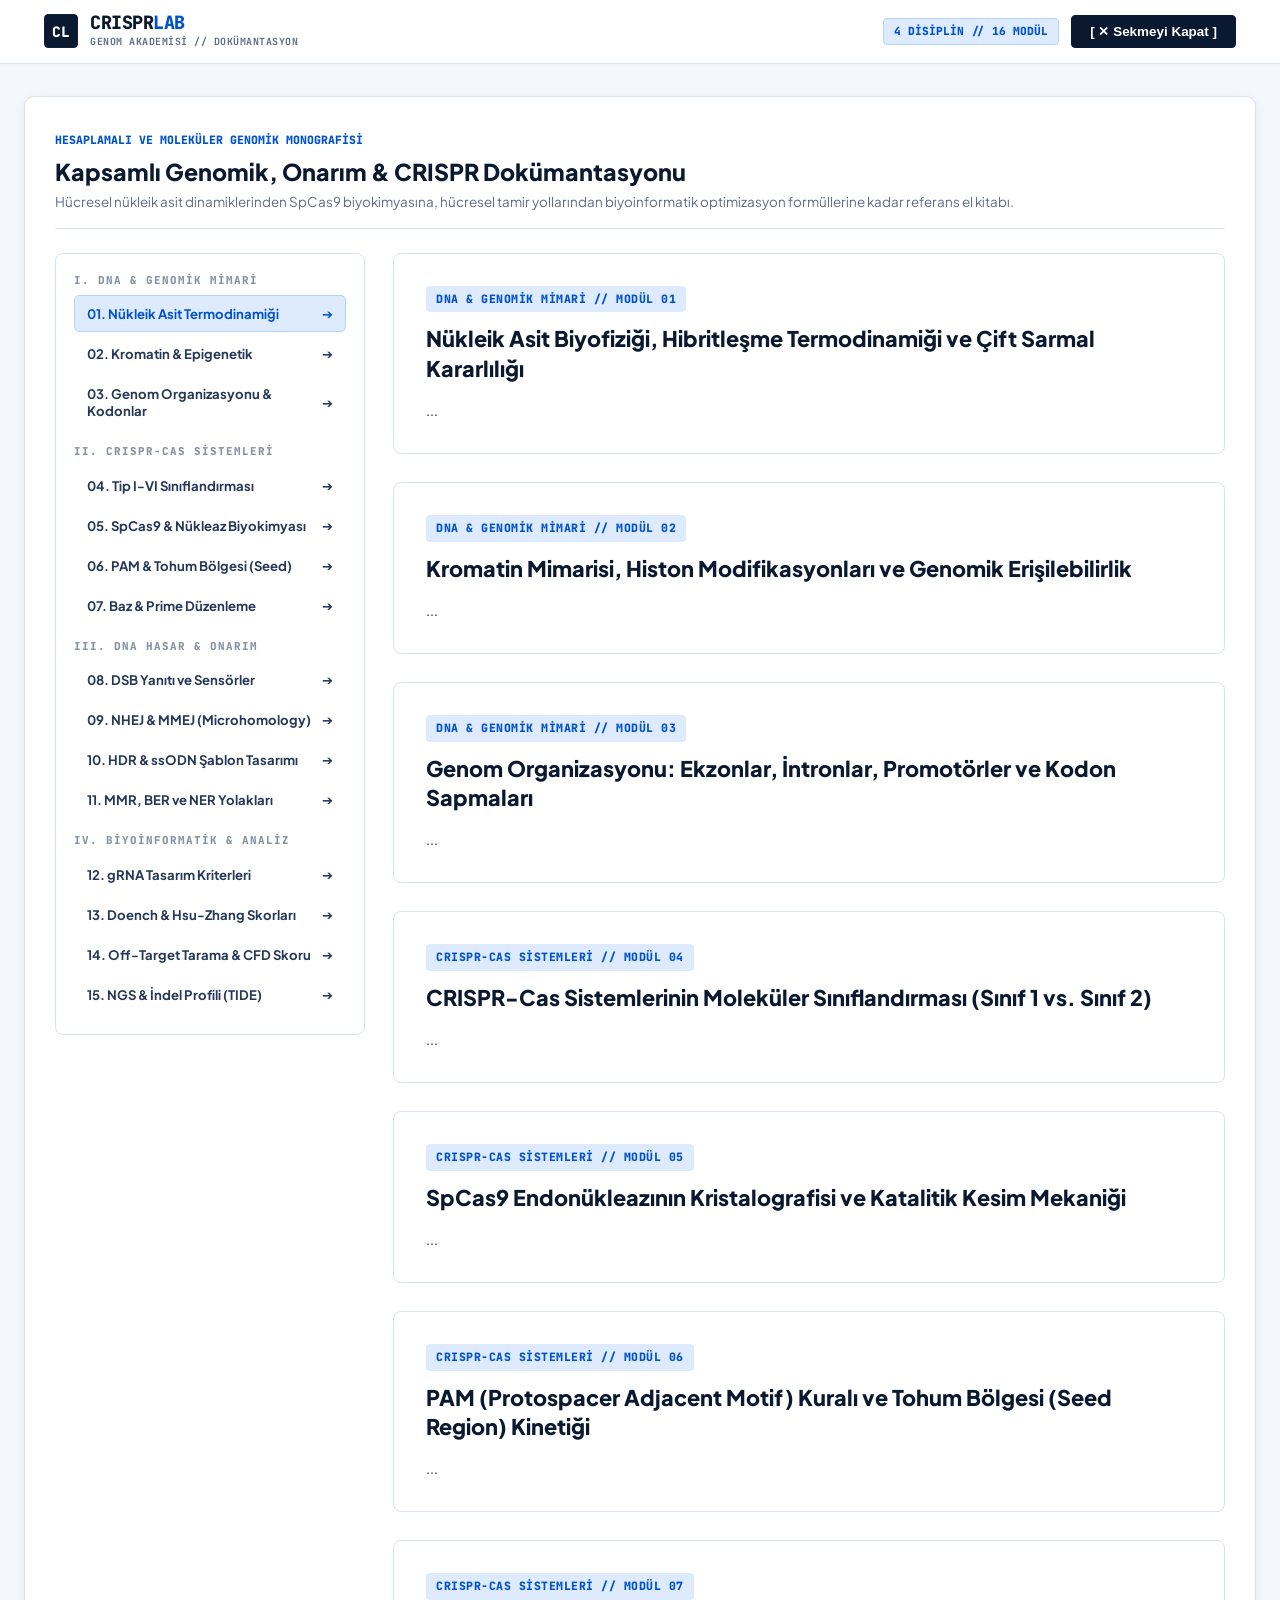
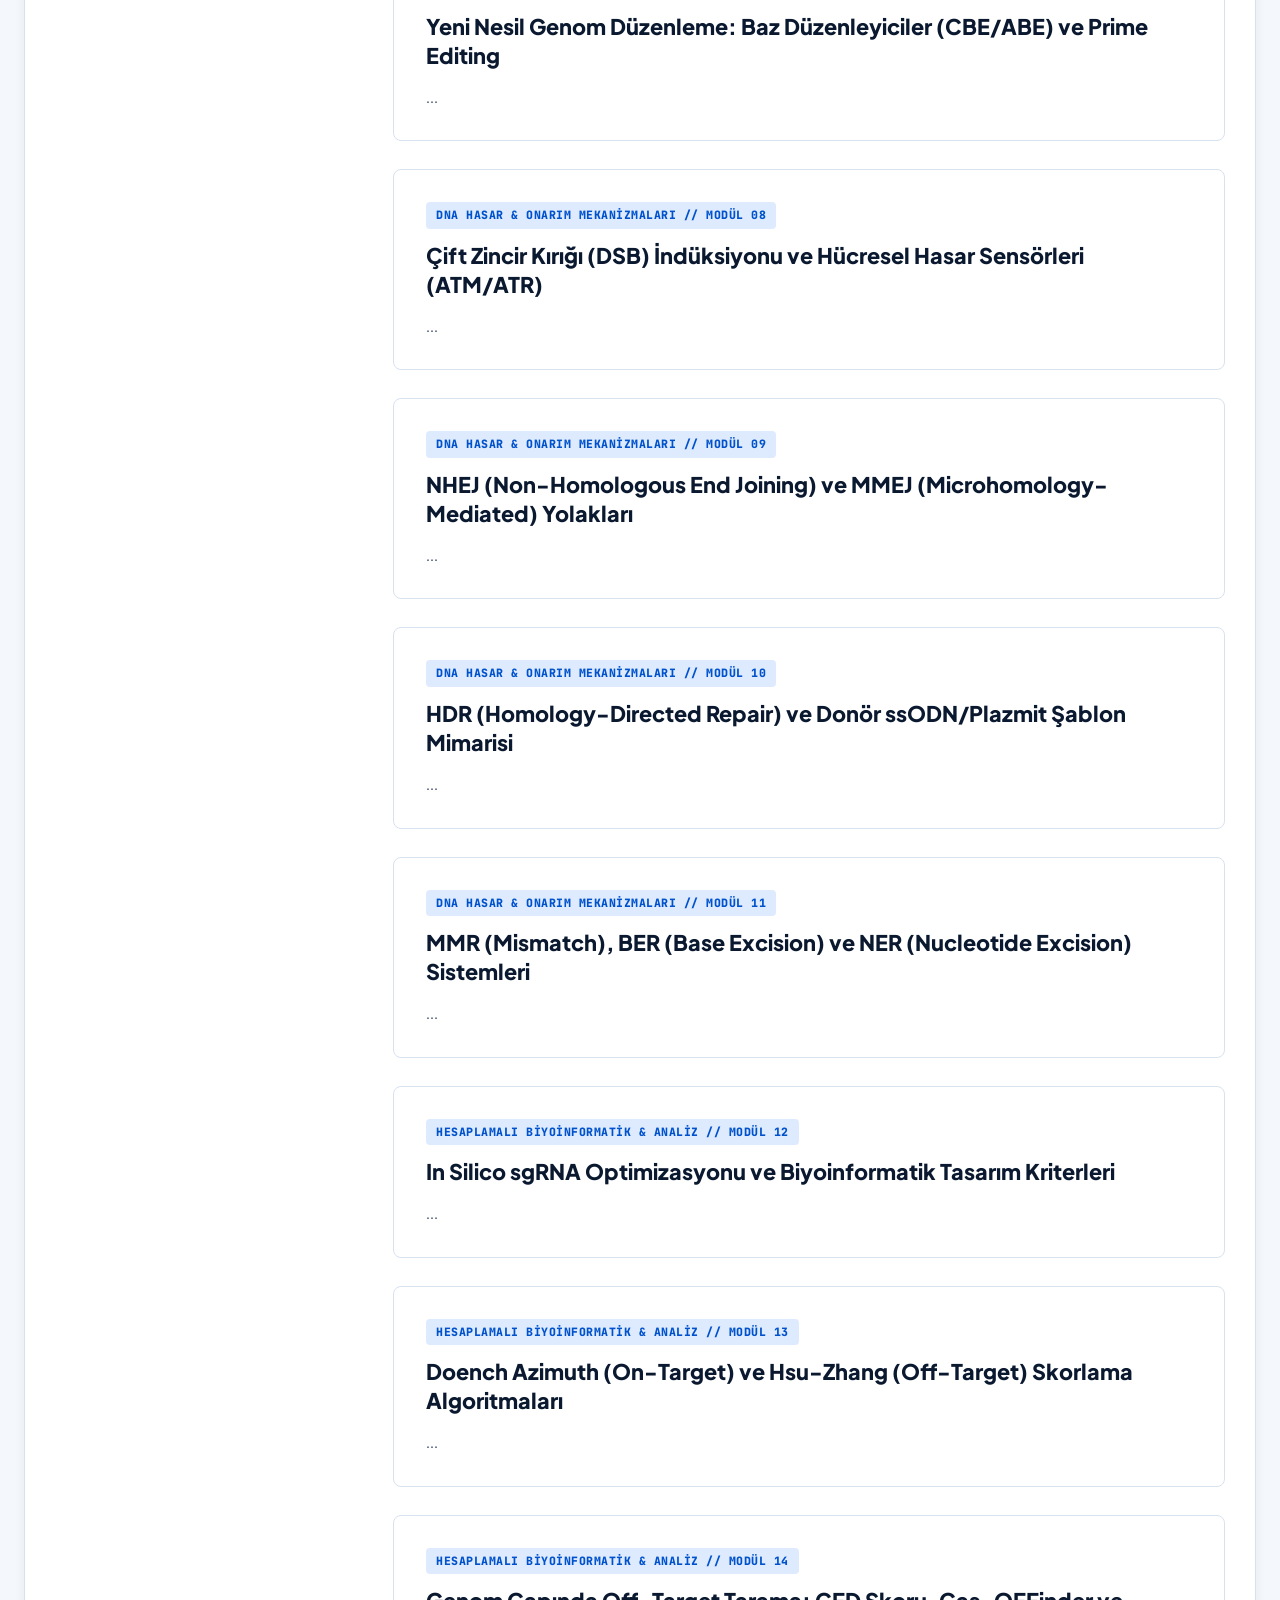
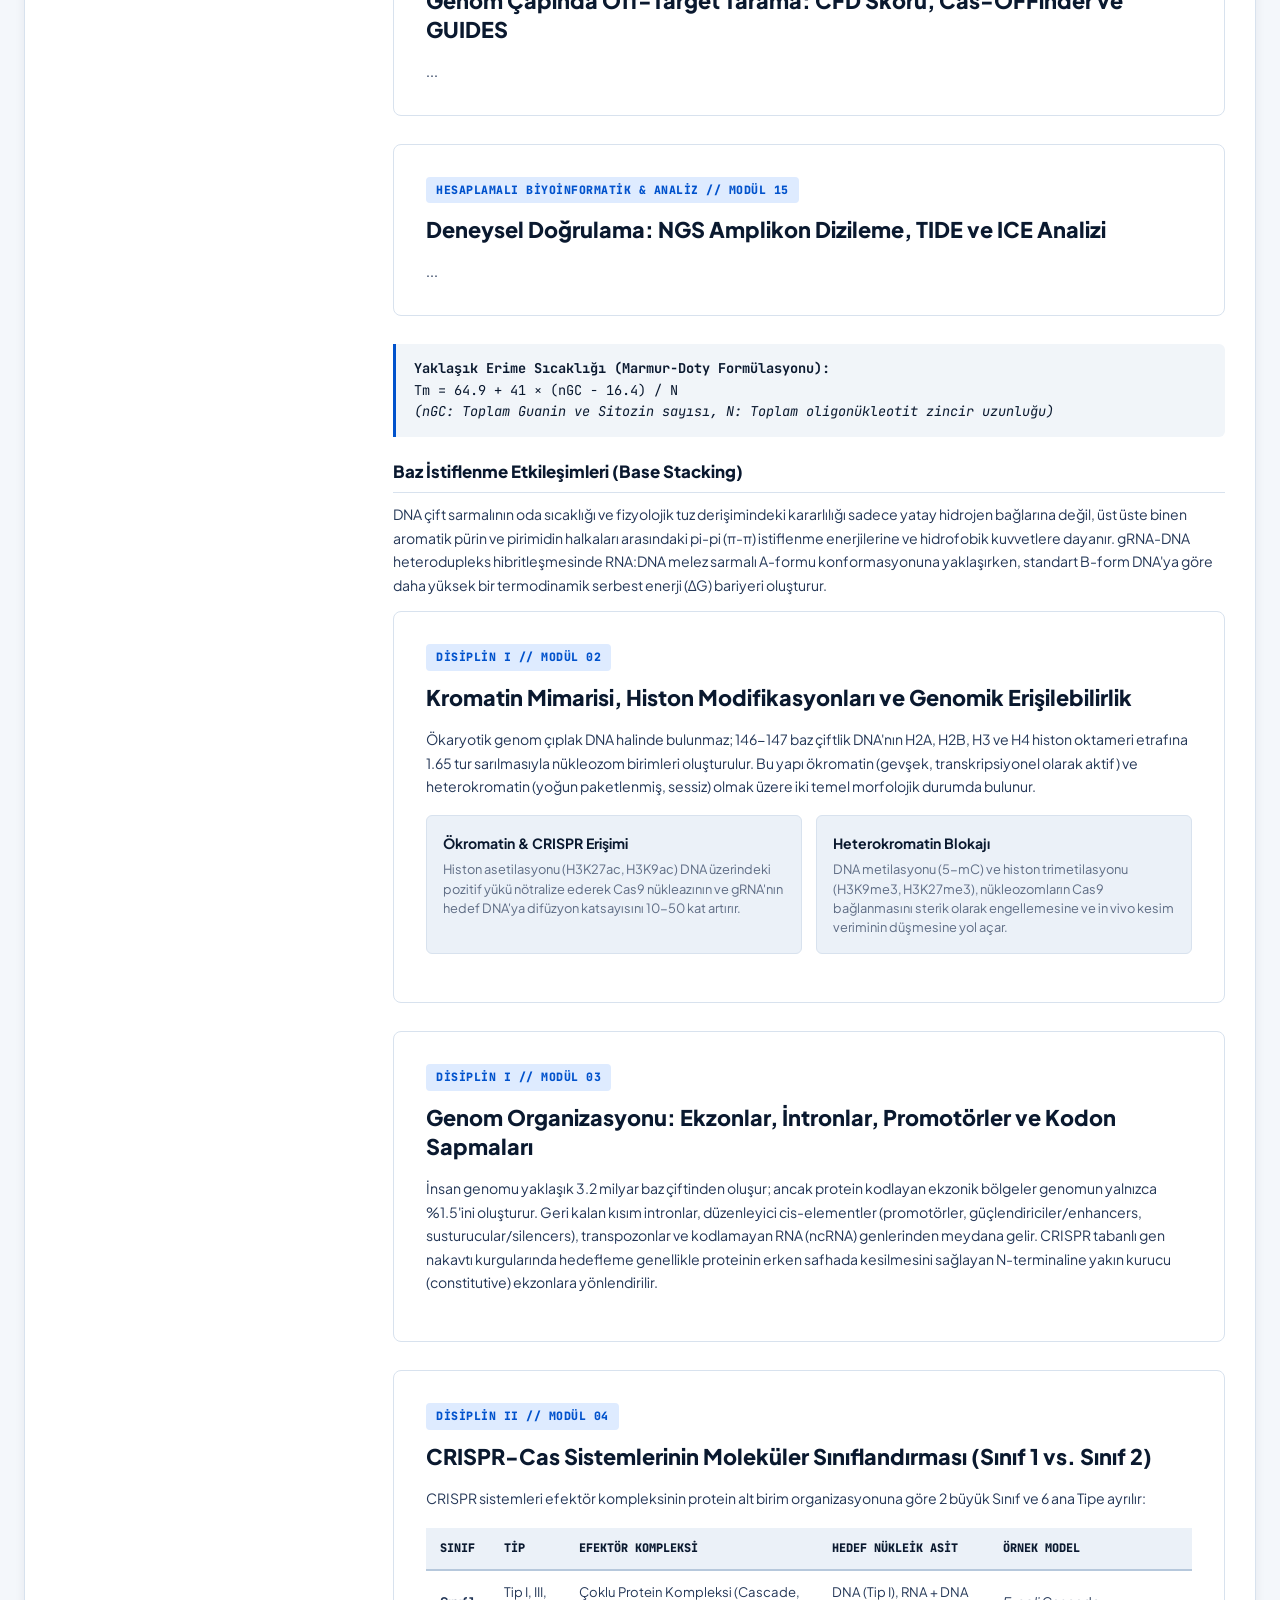
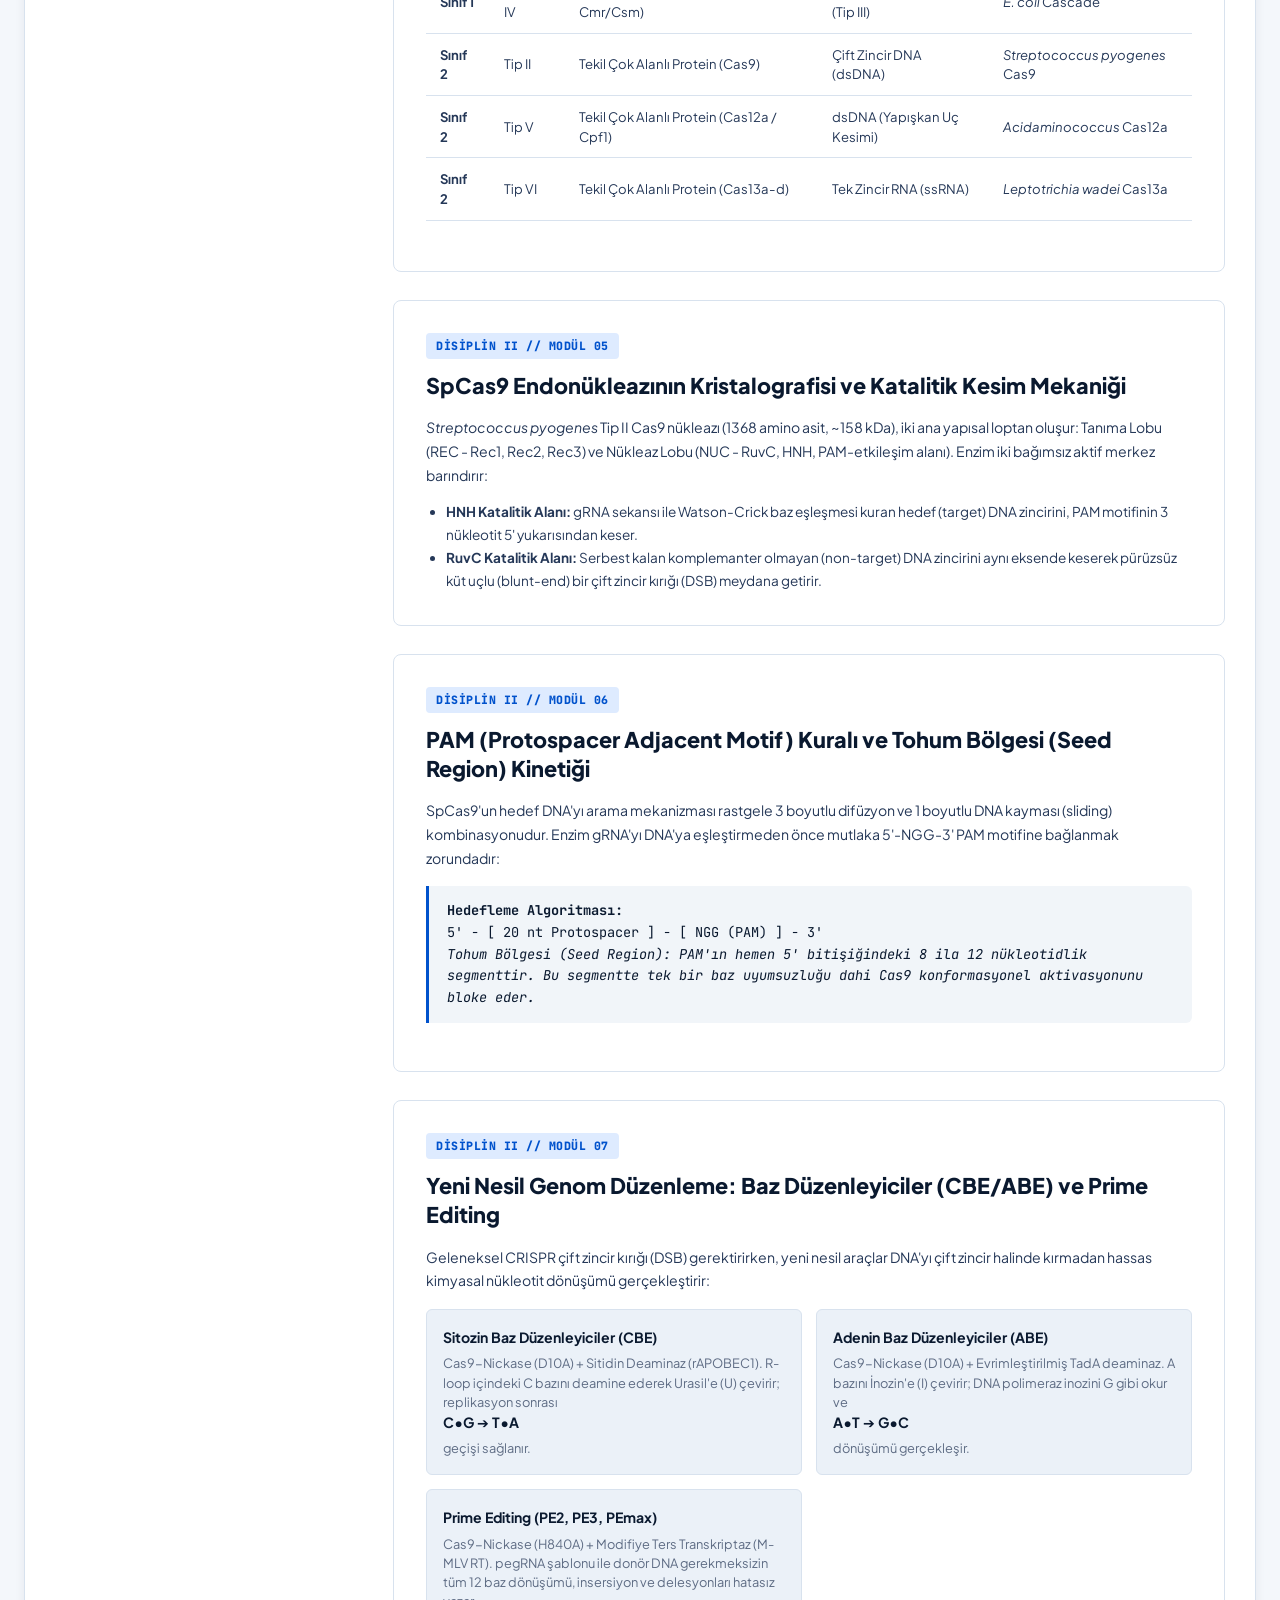
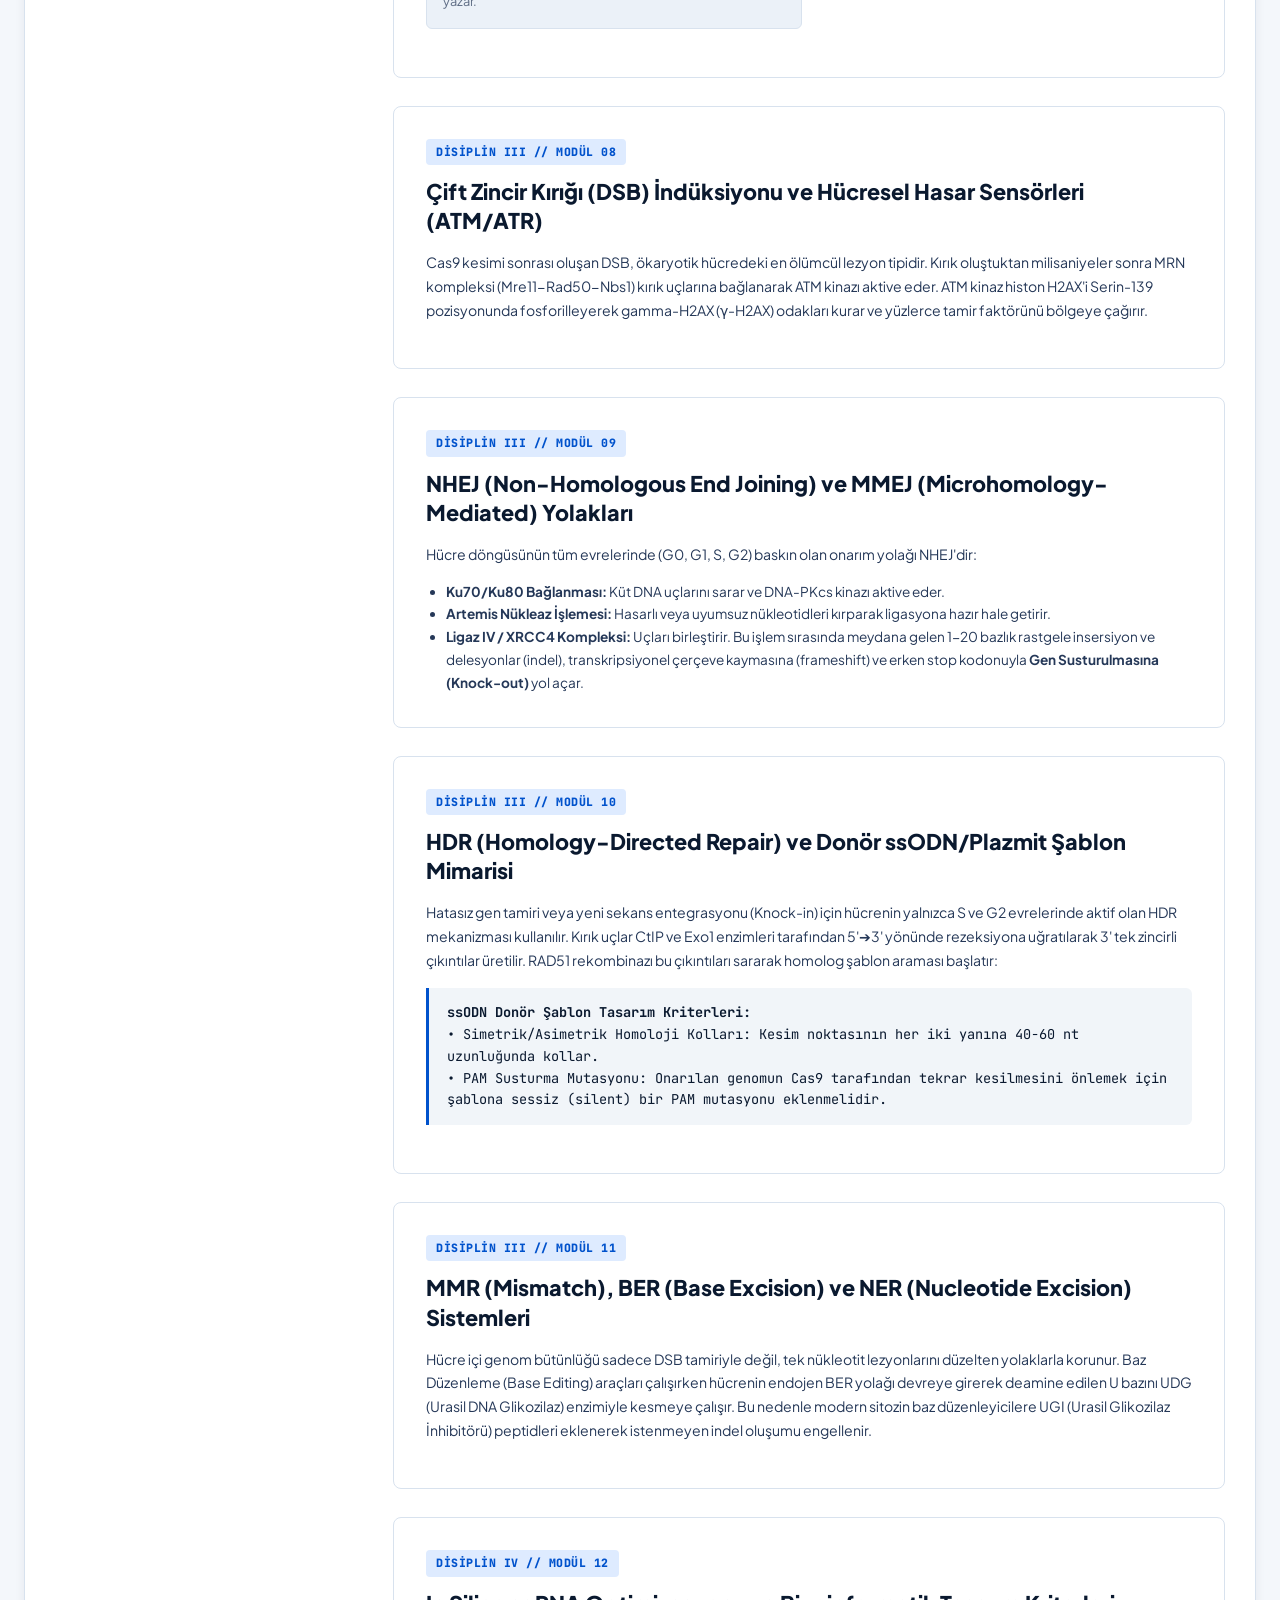
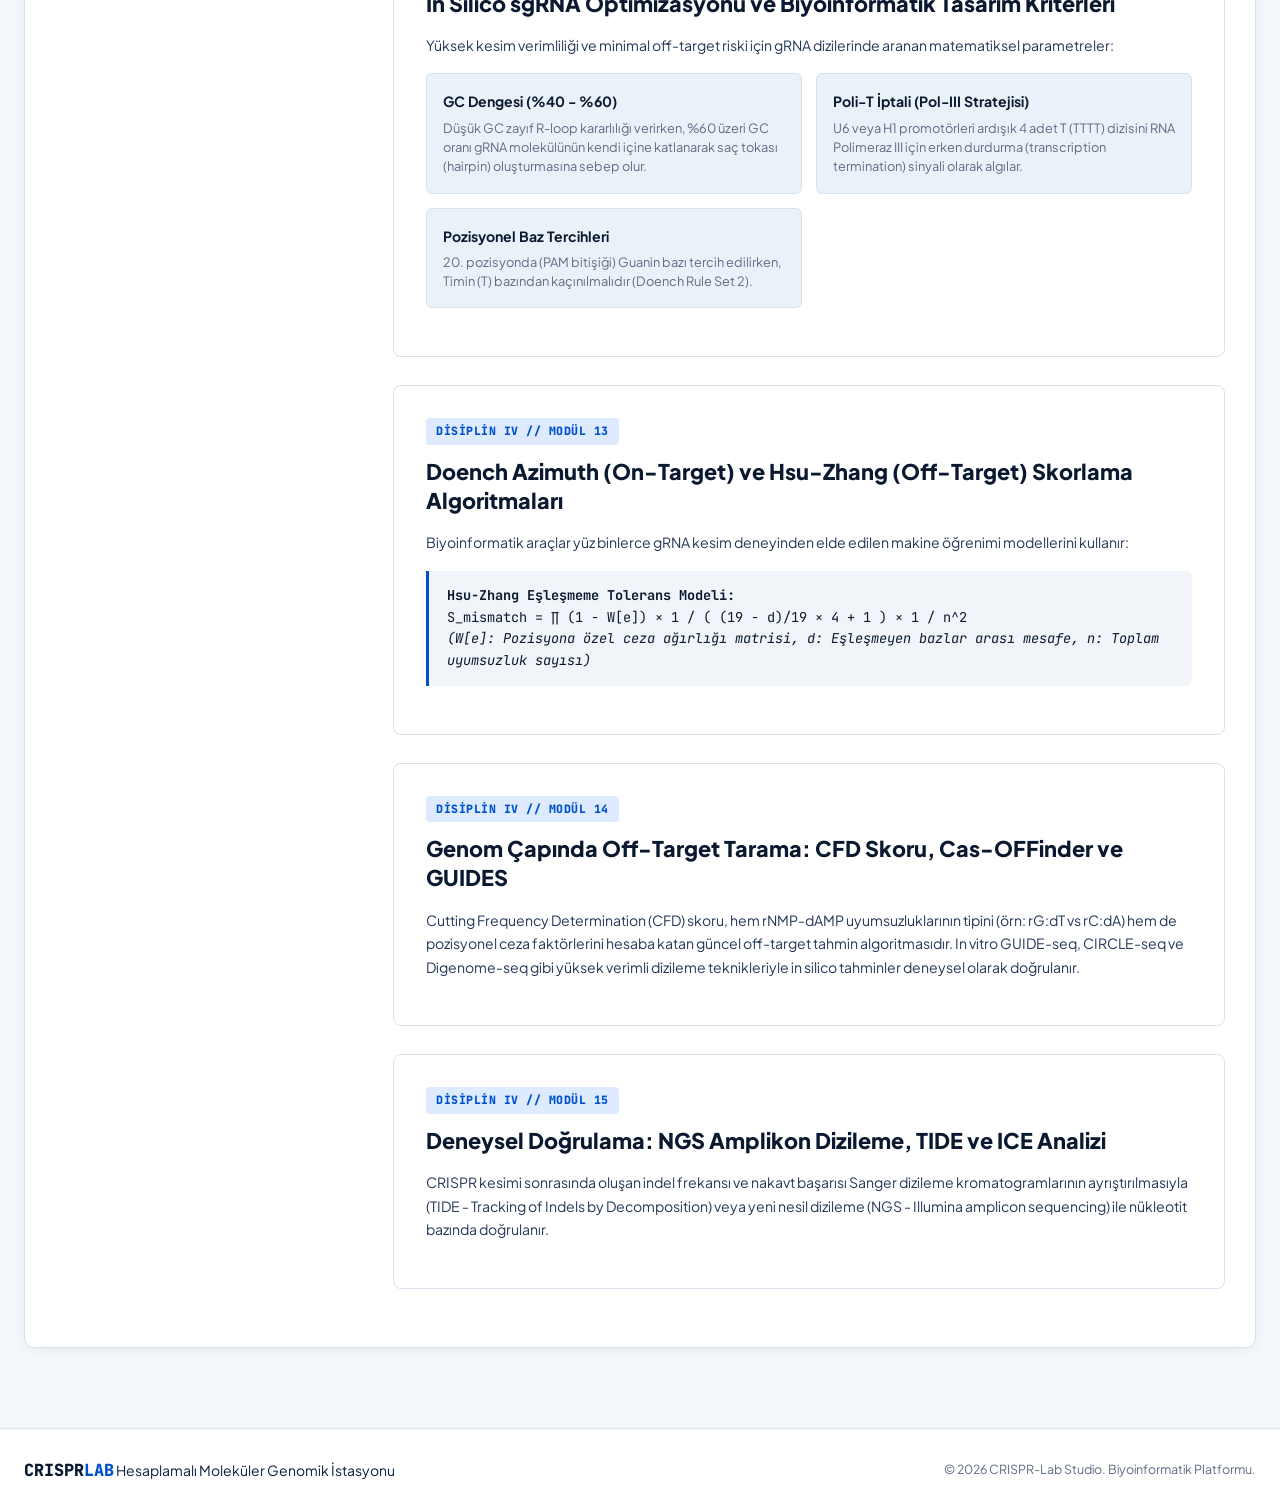
<file: academy.html>
<!DOCTYPE html>
<html lang="tr">
<head>
    <meta charset="UTF-8">
    <meta name="viewport" content="width=device-width, initial-scale=1.0">
    <title>CRISPR-Lab | İleri Moleküler Genomik & Biyoinformatik Akademisi</title>
    
    <link rel="preconnect" href="https://fonts.googleapis.com">
    <link rel="preconnect" href="https://fonts.gstatic.com" crossorigin>
    <link href="https://fonts.googleapis.com/css2?family=JetBrains+Mono:wght@400;500;600;700;800&family=Plus+Jakarta+Sans:wght@400;500;600;700;800&display=swap" rel="stylesheet">
    <link rel="stylesheet" href="style.css">

    <style>
        .academy-layout {
            display: grid;
            grid-template-columns: 310px 1fr;
            gap: 28px;
            align-items: start;
            margin-top: 24px;
        }
        .academy-sidebar {
            background: #ffffff;
            border: 1.5px solid var(--border-light);
            border-radius: 8px;
            padding: 18px;
            position: sticky;
            top: 84px;
            max-height: calc(100vh - 110px);
            overflow-y: auto;
        }
        .sidebar-section-title {
            font-family: var(--font-mono);
            font-size: 0.68rem;
            font-weight: 800;
            color: var(--text-faint);
            letter-spacing: 1px;
            margin: 14px 0 6px;
            text-transform: uppercase;
        }
        .sidebar-section-title:first-of-type { margin-top: 0; }
        .academy-nav-btn {
            width: 100%;
            text-align: left;
            padding: 9px 12px;
            border-radius: 5px;
            border: 1px solid transparent;
            background: transparent;
            font-family: var(--font-sans);
            font-size: 0.82rem;
            font-weight: 700;
            color: var(--text-secondary);
            cursor: pointer;
            transition: all 0.12s ease;
            display: flex;
            align-items: center;
            justify-content: space-between;
            margin-bottom: 3px;
        }
        .academy-nav-btn:hover {
            background: var(--bg-subtle);
            color: var(--sapphire-blue);
        }
        .academy-nav-btn.active {
            background: var(--sapphire-blue-soft);
            color: var(--sapphire-blue);
            border-color: #b3d4ff;
        }
        .academy-doc-card {
            background: #ffffff;
            border: 1.5px solid var(--border-light);
            border-radius: 8px;
            padding: 32px;
            margin-bottom: 28px;
        }
        .doc-kicker {
            font-family: var(--font-mono);
            font-size: 0.72rem;
            font-weight: 800;
            color: var(--sapphire-blue);
            background: var(--sapphire-blue-soft);
            padding: 4px 10px;
            border-radius: 4px;
            display: inline-block;
            margin-bottom: 12px;
            letter-spacing: 0.5px;
        }
        .doc-title {
            font-size: 1.35rem;
            font-weight: 800;
            color: var(--navy-dark);
            margin-bottom: 16px;
            line-height: 1.35;
        }
        .doc-p {
            font-size: 0.88rem;
            color: var(--text-secondary);
            line-height: 1.68;
            margin-bottom: 14px;
        }
        .concept-subhead {
            font-size: 1.05rem;
            font-weight: 800;
            color: var(--navy-dark);
            margin: 22px 0 10px;
            padding-bottom: 6px;
            border-bottom: 1px solid var(--border-light);
        }
        .tech-box-grid {
            display: grid;
            grid-template-columns: repeat(auto-fit, minmax(280px, 1fr));
            gap: 14px;
            margin: 16px 0;
        }
        .tech-box {
            background: var(--bg-subtle);
            border: 1.5px solid var(--border-light);
            border-radius: 6px;
            padding: 16px;
        }
        .tech-box strong {
            font-size: 0.88rem;
            color: var(--navy-dark);
            display: block;
            margin-bottom: 6px;
        }
        .tech-box p {
            font-size: 0.8rem;
            color: var(--text-muted);
            line-height: 1.5;
            margin: 0;
        }
        .formula-band {
            background: #f1f5f9;
            border-left: 3.5px solid var(--sapphire-blue);
            border-radius: 0 6px 6px 0;
            padding: 14px 18px;
            font-family: var(--font-mono);
            font-size: 0.85rem;
            color: var(--navy-dark);
            margin: 16px 0;
            line-height: 1.6;
        }
        .doc-table {
            width: 100%;
            border-collapse: collapse;
            font-size: 0.82rem;
            margin: 18px 0;
        }
        .doc-table th {
            background: var(--bg-subtle);
            color: var(--navy-dark);
            text-align: left;
            padding: 11px 14px;
            border-bottom: 2px solid var(--border-medium);
            font-family: var(--font-mono);
            font-size: 0.74rem;
            font-weight: 800;
        }
        .doc-table td {
            padding: 11px 14px;
            border-bottom: 1px solid var(--border-light);
            color: var(--text-secondary);
            line-height: 1.5;
        }
        .doc-table tr:hover td {
            background: #fafbfc;
        }
        @media (max-width: 992px) {
            .academy-layout { grid-template-columns: 1fr; }
            .academy-sidebar { position: static; max-height: none; }
        }
    </style>
</head>
<body class="navy-theme-body">

    <!-- ÜST KURUMSAL NAVİGASYON -->
    <header class="app-navbar">
        <div class="navbar-container">
            <div class="nav-brand-wrap">
                <a href="index.html" class="brand-anchor">
                    <div class="brand-badge-square">CL</div>
                    <div class="brand-text-block">
                        <span class="brand-name">CRISPR<span class="brand-blue-accent">LAB</span></span>
                        <span class="brand-subtext">GENOM AKADEMİSİ // DOKÜMANTASYON</span>
                    </div>
                </a>
            </div>

            <div style="display: flex; align-items: center; gap: 12px;">
                <span class="system-code-tag">4 DİSİPLİN // 16 MODÜL</span>
                <button type="button" class="btn-primary-navy" onclick="window.close(); window.location.href='index.html';">
                    [ ✕ Sekmeyi Kapat ]
                </button>
            </div>
        </div>
    </header>

    <main class="page-container" style="max-width: 1320px;">
        
        <section class="card-white-panel">
            <div class="panel-header-strip">
                <div>
                    <span class="system-chip">HESAPLAMALI VE MOLEKÜLER GENOMİK MONOGRAFİSİ</span>
                    <h1 class="panel-heading" style="font-size: 1.45rem; margin-top: 4px;">Kapsamlı Genomik, Onarım & CRISPR Dokümantasyonu</h1>
                    <p class="panel-subheading">Hücresel nükleik asit dinamiklerinden SpCas9 biyokimyasına, hücresel tamir yollarından biyoinformatik optimizasyon formüllerine kadar referans el kitabı.</p>
                </div>
            </div>

            <div class="academy-layout">
                
                <!-- SOL DOKÜMANTASYON İNDEKSİ -->
                <nav class="academy-sidebar custom-scrollbar">
                    
                    <div class="sidebar-section-title">I. DNA & Genomik Mimari</div>
                    <button type="button" class="academy-nav-btn active" onclick="scrollToDoc('dna-01')">
                        <span>01. Nükleik Asit Termodinamiği</span>
                        <span>➔</span>
                    </button>
                    <button type="button" class="academy-nav-btn" onclick="scrollToDoc('dna-02')">
                        <span>02. Kromatin & Epigenetik</span>
                        <span>➔</span>
                    </button>
                    <button type="button" class="academy-nav-btn" onclick="scrollToDoc('dna-03')">
                        <span>03. Genom Organizasyonu & Kodonlar</span>
                        <span>➔</span>
                    </button>

                    <div class="sidebar-section-title">II. CRISPR-Cas Sistemleri</div>
                    <button type="button" class="academy-nav-btn" onclick="scrollToDoc('crispr-01')">
                        <span>04. Tip I-VI Sınıflandırması</span>
                        <span>➔</span>
                    </button>
                    <button type="button" class="academy-nav-btn" onclick="scrollToDoc('crispr-02')">
                        <span>05. SpCas9 & Nükleaz Biyokimyası</span>
                        <span>➔</span>
                    </button>
                    <button type="button" class="academy-nav-btn" onclick="scrollToDoc('crispr-03')">
                        <span>06. PAM & Tohum Bölgesi (Seed)</span>
                        <span>➔</span>
                    </button>
                    <button type="button" class="academy-nav-btn" onclick="scrollToDoc('crispr-04')">
                        <span>07. Baz & Prime Düzenleme</span>
                        <span>➔</span>
                    </button>

                    <div class="sidebar-section-title">III. DNA Hasar & Onarım</div>
                    <button type="button" class="academy-nav-btn" onclick="scrollToDoc('repair-01')">
                        <span>08. DSB Yanıtı ve Sensörler</span>
                        <span>➔</span>
                    </button>
                    <button type="button" class="academy-nav-btn" onclick="scrollToDoc('repair-02')">
                        <span>09. NHEJ & MMEJ (Microhomology)</span>
                        <span>➔</span>
                    </button>
                    <button type="button" class="academy-nav-btn" onclick="scrollToDoc('repair-03')">
                        <span>10. HDR & ssODN Şablon Tasarımı</span>
                        <span>➔</span>
                    </button>
                    <button type="button" class="academy-nav-btn" onclick="scrollToDoc('repair-04')">
                        <span>11. MMR, BER ve NER Yolakları</span>
                        <span>➔</span>
                    </button>

                    <div class="sidebar-section-title">IV. Biyoinformatik & Analiz</div>
                    <button type="button" class="academy-nav-btn" onclick="scrollToDoc('bio-01')">
                        <span>12. gRNA Tasarım Kriterleri</span>
                        <span>➔</span>
                    </button>
                    <button type="button" class="academy-nav-btn" onclick="scrollToDoc('bio-02')">
                        <span>13. Doench & Hsu-Zhang Skorları</span>
                        <span>➔</span>
                    </button>
                    <button type="button" class="academy-nav-btn" onclick="scrollToDoc('bio-03')">
                        <span>14. Off-Target Tarama & CFD Skoru</span>
                        <span>➔</span>
                    </button>
                    <button type="button" class="academy-nav-btn" onclick="scrollToDoc('bio-04')">
                        <span>15. NGS & İndel Profili (TIDE)</span>
                        <span>➔</span>
                    </button>

                </nav>

                <!-- SAĞ AKADEMİK İÇERİK AKIŞI -->
                <div class="academy-content-stream">

                    <!-- =======================================================
                         DİSİPLİN 1: DNA & GENOMİK MİMARİ
                         ======================================================= -->
                    
                    <!-- DİSİPLİN 1 YERİNE: DNA & GENOMİK MİMARİ -->
<article id="dna-01" class="academy-doc-card">
    <span class="doc-kicker">DNA & GENOMİK MİMARİ // MODÜL 01</span>
    <h2 class="doc-title">Nükleik Asit Biyofiziği, Hibritleşme Termodinamiği ve Çift Sarmal Kararlılığı</h2>
    ...
</article>

<article id="dna-02" class="academy-doc-card">
    <span class="doc-kicker">DNA & GENOMİK MİMARİ // MODÜL 02</span>
    <h2 class="doc-title">Kromatin Mimarisi, Histon Modifikasyonları ve Genomik Erişilebilirlik</h2>
    ...
</article>

<article id="dna-03" class="academy-doc-card">
    <span class="doc-kicker">DNA & GENOMİK MİMARİ // MODÜL 03</span>
    <h2 class="doc-title">Genom Organizasyonu: Ekzonlar, İntronlar, Promotörler ve Kodon Sapmaları</h2>
    ...
</article>

<!-- DİSİPLİN 2 YERİNE: CRISPR-CAS SİSTEMLERİ -->
<article id="crispr-01" class="academy-doc-card">
    <span class="doc-kicker">CRISPR-CAS SİSTEMLERİ // MODÜL 04</span>
    <h2 class="doc-title">CRISPR-Cas Sistemlerinin Moleküler Sınıflandırması (Sınıf 1 vs. Sınıf 2)</h2>
    ...
</article>

<article id="crispr-02" class="academy-doc-card">
    <span class="doc-kicker">CRISPR-CAS SİSTEMLERİ // MODÜL 05</span>
    <h2 class="doc-title">SpCas9 Endonükleazının Kristalografisi ve Katalitik Kesim Mekaniği</h2>
    ...
</article>

<article id="crispr-03" class="academy-doc-card">
    <span class="doc-kicker">CRISPR-CAS SİSTEMLERİ // MODÜL 06</span>
    <h2 class="doc-title">PAM (Protospacer Adjacent Motif) Kuralı ve Tohum Bölgesi (Seed Region) Kinetiği</h2>
    ...
</article>

<article id="crispr-04" class="academy-doc-card">
    <span class="doc-kicker">CRISPR-CAS SİSTEMLERİ // MODÜL 07</span>
    <h2 class="doc-title">Yeni Nesil Genom Düzenleme: Baz Düzenleyiciler (CBE/ABE) ve Prime Editing</h2>
    ...
</article>

<!-- DİSİPLİN 3 YERİNE: DNA HASAR & ONARIM MEKANİZMALARI -->
<article id="repair-01" class="academy-doc-card">
    <span class="doc-kicker">DNA HASAR & ONARIM MEKANİZMALARI // MODÜL 08</span>
    <h2 class="doc-title">Çift Zincir Kırığı (DSB) İndüksiyonu ve Hücresel Hasar Sensörleri (ATM/ATR)</h2>
    ...
</article>

<article id="repair-02" class="academy-doc-card">
    <span class="doc-kicker">DNA HASAR & ONARIM MEKANİZMALARI // MODÜL 09</span>
    <h2 class="doc-title">NHEJ (Non-Homologous End Joining) ve MMEJ (Microhomology-Mediated) Yolakları</h2>
    ...
</article>

<article id="repair-03" class="academy-doc-card">
    <span class="doc-kicker">DNA HASAR & ONARIM MEKANİZMALARI // MODÜL 10</span>
    <h2 class="doc-title">HDR (Homology-Directed Repair) ve Donör ssODN/Plazmit Şablon Mimarisi</h2>
    ...
</article>

<article id="repair-04" class="academy-doc-card">
    <span class="doc-kicker">DNA HASAR & ONARIM MEKANİZMALARI // MODÜL 11</span>
    <h2 class="doc-title">MMR (Mismatch), BER (Base Excision) ve NER (Nucleotide Excision) Sistemleri</h2>
    ...
</article>

<!-- DİSİPLİN 4 YERİNE: HESAPLAMALI BİYOİNFORMATİK & ANALİZ -->
<article id="bio-01" class="academy-doc-card">
    <span class="doc-kicker">HESAPLAMALI BİYOİNFORMATİK & ANALİZ // MODÜL 12</span>
    <h2 class="doc-title">In Silico sgRNA Optimizasyonu ve Biyoinformatik Tasarım Kriterleri</h2>
    ...
</article>

<article id="bio-02" class="academy-doc-card">
    <span class="doc-kicker">HESAPLAMALI BİYOİNFORMATİK & ANALİZ // MODÜL 13</span>
    <h2 class="doc-title">Doench Azimuth (On-Target) ve Hsu-Zhang (Off-Target) Skorlama Algoritmaları</h2>
    ...
</article>

<article id="bio-03" class="academy-doc-card">
    <span class="doc-kicker">HESAPLAMALI BİYOİNFORMATİK & ANALİZ // MODÜL 14</span>
    <h2 class="doc-title">Genom Çapında Off-Target Tarama: CFD Skoru, Cas-OFFinder ve GUIDES</h2>
    ...
</article>

<article id="bio-04" class="academy-doc-card">
    <span class="doc-kicker">HESAPLAMALI BİYOİNFORMATİK & ANALİZ // MODÜL 15</span>
    <h2 class="doc-title">Deneysel Doğrulama: NGS Amplikon Dizileme, TIDE ve ICE Analizi</h2>
    ...
</article>
                        
                        <div class="formula-band">
                            <strong>Yaklaşık Erime Sıcaklığı (Marmur-Doty Formülasyonu):</strong><br>
                            Tm = 64.9 + 41 × (nGC - 16.4) / N<br>
                            <em>(nGC: Toplam Guanin ve Sitozin sayısı, N: Toplam oligonükleotit zincir uzunluğu)</em>
                        </div>

                        <h3 class="concept-subhead">Baz İstiflenme Etkileşimleri (Base Stacking)</h3>
                        <p class="doc-p">
                            DNA çift sarmalının oda sıcaklığı ve fizyolojik tuz derişimindeki kararlılığı sadece yatay hidrojen bağlarına değil, üst üste binen aromatik pürin ve pirimidin halkaları arasındaki pi-pi (π-π) istiflenme enerjilerine ve hidrofobik kuvvetlere dayanır. gRNA-DNA heterodupleks hibritleşmesinde RNA:DNA melez sarmalı A-formu konformasyonuna yaklaşırken, standart B-form DNA'ya göre daha yüksek bir termodinamik serbest enerji (ΔG) bariyeri oluşturur.
                        </p>
                    </article>

                    <article id="dna-02" class="academy-doc-card">
                        <span class="doc-kicker">DİSİPLİN I // MODÜL 02</span>
                        <h2 class="doc-title">Kromatin Mimarisi, Histon Modifikasyonları ve Genomik Erişilebilirlik</h2>
                        <p class="doc-p">
                            Ökaryotik genom çıplak DNA halinde bulunmaz; 146-147 baz çiftlik DNA'nın H2A, H2B, H3 ve H4 histon oktameri etrafına 1.65 tur sarılmasıyla nükleozom birimleri oluşturulur. Bu yapı ökromatin (gevşek, transkripsiyonel olarak aktif) ve heterokromatin (yoğun paketlenmiş, sessiz) olmak üzere iki temel morfolojik durumda bulunur.
                        </p>
                        <div class="tech-box-grid">
                            <div class="tech-box">
                                <strong>Ökromatin & CRISPR Erişimi</strong>
                                <p>Histon asetilasyonu (H3K27ac, H3K9ac) DNA üzerindeki pozitif yükü nötralize ederek Cas9 nükleazının ve gRNA'nın hedef DNA'ya difüzyon katsayısını 10-50 kat artırır.</p>
                            </div>
                            <div class="tech-box">
                                <strong>Heterokromatin Blokajı</strong>
                                <p>DNA metilasyonu (5-mC) ve histon trimetilasyonu (H3K9me3, H3K27me3), nükleozomların Cas9 bağlanmasını sterik olarak engellemesine ve in vivo kesim veriminin düşmesine yol açar.</p>
                            </div>
                        </div>
                    </article>

                    <article id="dna-03" class="academy-doc-card">
                        <span class="doc-kicker">DİSİPLİN I // MODÜL 03</span>
                        <h2 class="doc-title">Genom Organizasyonu: Ekzonlar, İntronlar, Promotörler ve Kodon Sapmaları</h2>
                        <p class="doc-p">
                            İnsan genomu yaklaşık 3.2 milyar baz çiftinden oluşur; ancak protein kodlayan ekzonik bölgeler genomun yalnızca %1.5'ini oluşturur. Geri kalan kısım intronlar, düzenleyici cis-elementler (promotörler, güçlendiriciler/enhancers, susturucular/silencers), transpozonlar ve kodlamayan RNA (ncRNA) genlerinden meydana gelir. CRISPR tabanlı gen nakavtı kurgularında hedefleme genellikle proteinin erken safhada kesilmesini sağlayan N-terminaline yakın kurucu (constitutive) ekzonlara yönlendirilir.
                        </p>
                    </article>

                    <!-- =======================================================
                         DİSİPLİN 2: CRISPR-CAS SİSTEMLERİ
                         ======================================================= -->

                    <article id="crispr-01" class="academy-doc-card">
                        <span class="doc-kicker">DİSİPLİN II // MODÜL 04</span>
                        <h2 class="doc-title">CRISPR-Cas Sistemlerinin Moleküler Sınıflandırması (Sınıf 1 vs. Sınıf 2)</h2>
                        <p class="doc-p">
                            CRISPR sistemleri efektör kompleksinin protein alt birim organizasyonuna göre 2 büyük Sınıf ve 6 ana Tipe ayrılır:
                        </p>
                        <table class="doc-table">
                            <thead>
                                <tr>
                                    <th>SINIF</th>
                                    <th>TİP</th>
                                    <th>EFEKTÖR KOMPLEKSİ</th>
                                    <th>HEDEF NÜKLEİK ASİT</th>
                                    <th>ÖRNEK MODEL</th>
                                </tr>
                            </thead>
                            <tbody>
                                <tr>
                                    <td><strong>Sınıf 1</strong></td>
                                    <td>Tip I, III, IV</td>
                                    <td>Çoklu Protein Kompleksi (Cascade, Cmr/Csm)</td>
                                    <td>DNA (Tip I), RNA + DNA (Tip III)</td>
                                    <td><em>E. coli</em> Cascade</td>
                                </tr>
                                <tr>
                                    <td><strong>Sınıf 2</strong></td>
                                    <td>Tip II</td>
                                    <td>Tekil Çok Alanlı Protein (Cas9)</td>
                                    <td>Çift Zincir DNA (dsDNA)</td>
                                    <td><em>Streptococcus pyogenes</em> Cas9</td>
                                </tr>
                                <tr>
                                    <td><strong>Sınıf 2</strong></td>
                                    <td>Tip V</td>
                                    <td>Tekil Çok Alanlı Protein (Cas12a / Cpf1)</td>
                                    <td>dsDNA (Yapışkan Uç Kesimi)</td>
                                    <td><em>Acidaminococcus</em> Cas12a</td>
                                    </tr>
                                <tr>
                                    <td><strong>Sınıf 2</strong></td>
                                    <td>Tip VI</td>
                                    <td>Tekil Çok Alanlı Protein (Cas13a-d)</td>
                                    <td>Tek Zincir RNA (ssRNA)</td>
                                    <td><em>Leptotrichia wadei</em> Cas13a</td>
                                </tr>
                            </tbody>
                        </table>
                    </article>

                    <article id="crispr-02" class="academy-doc-card">
                        <span class="doc-kicker">DİSİPLİN II // MODÜL 05</span>
                        <h2 class="doc-title">SpCas9 Endonükleazının Kristalografisi ve Katalitik Kesim Mekaniği</h2>
                        <p class="doc-p">
                            <em>Streptococcus pyogenes</em> Tip II Cas9 nükleazı (1368 amino asit, ~158 kDa), iki ana yapısal loptan oluşur: Tanıma Lobu (REC - Rec1, Rec2, Rec3) ve Nükleaz Lobu (NUC - RuvC, HNH, PAM-etkileşim alanı). Enzim iki bağımsız aktif merkez barındırır:
                        </p>
                        <ul style="font-size: 0.85rem; color: var(--text-secondary); line-height: 1.68; margin-left: 20px;">
                            <li><strong>HNH Katalitik Alanı:</strong> gRNA sekansı ile Watson-Crick baz eşleşmesi kuran hedef (target) DNA zincirini, PAM motifinin 3 nükleotit 5' yukarısından keser.</li>
                            <li><strong>RuvC Katalitik Alanı:</strong> Serbest kalan komplemanter olmayan (non-target) DNA zincirini aynı eksende keserek pürüzsüz küt uçlu (blunt-end) bir çift zincir kırığı (DSB) meydana getirir.</li>
                        </ul>
                    </article>

                    <article id="crispr-03" class="academy-doc-card">
                        <span class="doc-kicker">DİSİPLİN II // MODÜL 06</span>
                        <h2 class="doc-title">PAM (Protospacer Adjacent Motif) Kuralı ve Tohum Bölgesi (Seed Region) Kinetiği</h2>
                        <p class="doc-p">
                            SpCas9'un hedef DNA'yı arama mekanizması rastgele 3 boyutlu difüzyon ve 1 boyutlu DNA kayması (sliding) kombinasyonudur. Enzim gRNA'yı DNA'ya eşleştirmeden önce mutlaka 5'-NGG-3' PAM motifine bağlanmak zorundadır:
                        </p>
                        <div class="formula-band">
                            <strong>Hedefleme Algoritması:</strong><br>
                            5' - [ 20 nt Protospacer ] - [ NGG (PAM) ] - 3'<br>
                            <em>Tohum Bölgesi (Seed Region): PAM'ın hemen 5' bitişiğindeki 8 ila 12 nükleotidlik segmenttir. Bu segmentte tek bir baz uyumsuzluğu dahi Cas9 konformasyonel aktivasyonunu bloke eder.</em>
                        </div>
                    </article>

                    <article id="crispr-04" class="academy-doc-card">
                        <span class="doc-kicker">DİSİPLİN II // MODÜL 07</span>
                        <h2 class="doc-title">Yeni Nesil Genom Düzenleme: Baz Düzenleyiciler (CBE/ABE) ve Prime Editing</h2>
                        <p class="doc-p">
                            Geleneksel CRISPR çift zincir kırığı (DSB) gerektirirken, yeni nesil araçlar DNA'yı çift zincir halinde kırmadan hassas kimyasal nükleotit dönüşümü gerçekleştirir:
                        </p>
                        <div class="tech-box-grid">
                            <div class="tech-box">
                                <strong>Sitozin Baz Düzenleyiciler (CBE)</strong>
                                <p>Cas9-Nickase (D10A) + Sitidin Deaminaz (rAPOBEC1). R-loop içindeki C bazını deamine ederek Urasil'e (U) çevirir; replikasyon sonrası <strong>C•G ➔ T•A</strong> geçişi sağlanır.</p>
                            </div>
                            <div class="tech-box">
                                <strong>Adenin Baz Düzenleyiciler (ABE)</strong>
                                <p>Cas9-Nickase (D10A) + Evrimleştirilmiş TadA deaminaz. A bazını İnozin'e (I) çevirir; DNA polimeraz inozini G gibi okur ve <strong>A•T ➔ G•C</strong> dönüşümü gerçekleşir.</p>
                            </div>
                            <div class="tech-box">
                                <strong>Prime Editing (PE2, PE3, PEmax)</strong>
                                <p>Cas9-Nickase (H840A) + Modifiye Ters Transkriptaz (M-MLV RT). pegRNA şablonu ile donör DNA gerekmeksizin tüm 12 baz dönüşümü, insersiyon ve delesyonları hatasız yazar.</p>
                            </div>
                        </div>
                    </article>

                    <!-- =======================================================
                         DİSİPLİN 3: DNA HASAR & ONARIM MEKANİZMALARI
                         ======================================================= -->

                    <article id="repair-01" class="academy-doc-card">
                        <span class="doc-kicker">DİSİPLİN III // MODÜL 08</span>
                        <h2 class="doc-title">Çift Zincir Kırığı (DSB) İndüksiyonu ve Hücresel Hasar Sensörleri (ATM/ATR)</h2>
                        <p class="doc-p">
                            Cas9 kesimi sonrası oluşan DSB, ökaryotik hücredeki en ölümcül lezyon tipidir. Kırık oluştuktan milisaniyeler sonra MRN kompleksi (Mre11-Rad50-Nbs1) kırık uçlarına bağlanarak ATM kinazı aktive eder. ATM kinaz histon H2AX'i Serin-139 pozisyonunda fosforilleyerek gamma-H2AX (γ-H2AX) odakları kurar ve yüzlerce tamir faktörünü bölgeye çağırır.
                        </p>
                    </article>

                    <article id="repair-02" class="academy-doc-card">
                        <span class="doc-kicker">DİSİPLİN III // MODÜL 09</span>
                        <h2 class="doc-title">NHEJ (Non-Homologous End Joining) ve MMEJ (Microhomology-Mediated) Yolakları</h2>
                        <p class="doc-p">
                            Hücre döngüsünün tüm evrelerinde (G0, G1, S, G2) baskın olan onarım yolağı NHEJ'dir:
                        </p>
                        <ul style="font-size: 0.85rem; color: var(--text-secondary); line-height: 1.68; margin-left: 20px;">
                            <li><strong>Ku70/Ku80 Bağlanması:</strong> Küt DNA uçlarını sarar ve DNA-PKcs kinazı aktive eder.</li>
                            <li><strong>Artemis Nükleaz İşlemesi:</strong> Hasarlı veya uyumsuz nükleotidleri kırparak ligasyona hazır hale getirir.</li>
                            <li><strong>Ligaz IV / XRCC4 Kompleksi:</strong> Uçları birleştirir. Bu işlem sırasında meydana gelen 1-20 bazlık rastgele insersiyon ve delesyonlar (indel), transkripsiyonel çerçeve kaymasına (frameshift) ve erken stop kodonuyla <strong>Gen Susturulmasına (Knock-out)</strong> yol açar.</li>
                        </ul>
                    </article>

                    <article id="repair-03" class="academy-doc-card">
                        <span class="doc-kicker">DİSİPLİN III // MODÜL 10</span>
                        <h2 class="doc-title">HDR (Homology-Directed Repair) ve Donör ssODN/Plazmit Şablon Mimarisi</h2>
                        <p class="doc-p">
                            Hatasız gen tamiri veya yeni sekans entegrasyonu (Knock-in) için hücrenin yalnızca S ve G2 evrelerinde aktif olan HDR mekanizması kullanılır. Kırık uçlar CtIP ve Exo1 enzimleri tarafından 5'➔3' yönünde rezeksiyona uğratılarak 3' tek zincirli çıkıntılar üretilir. RAD51 rekombinazı bu çıkıntıları sararak homolog şablon araması başlatır:
                        </p>
                        <div class="formula-band">
                            <strong>ssODN Donör Şablon Tasarım Kriterleri:</strong><br>
                            • Simetrik/Asimetrik Homoloji Kolları: Kesim noktasının her iki yanına 40-60 nt uzunluğunda kollar.<br>
                            • PAM Susturma Mutasyonu: Onarılan genomun Cas9 tarafından tekrar kesilmesini önlemek için şablona sessiz (silent) bir PAM mutasyonu eklenmelidir.
                        </div>
                    </article>

                    <article id="repair-04" class="academy-doc-card">
                        <span class="doc-kicker">DİSİPLİN III // MODÜL 11</span>
                        <h2 class="doc-title">MMR (Mismatch), BER (Base Excision) ve NER (Nucleotide Excision) Sistemleri</h2>
                        <p class="doc-p">
                            Hücre içi genom bütünlüğü sadece DSB tamiriyle değil, tek nükleotit lezyonlarını düzelten yolaklarla korunur. Baz Düzenleme (Base Editing) araçları çalışırken hücrenin endojen BER yolağı devreye girerek deamine edilen U bazını UDG (Urasil DNA Glikozilaz) enzimiyle kesmeye çalışır. Bu nedenle modern sitozin baz düzenleyicilere UGI (Urasil Glikozilaz İnhibitörü) peptidleri eklenerek istenmeyen indel oluşumu engellenir.
                        </p>
                    </article>

                    <!-- =======================================================
                         DİSİPLİN 4: HESAPLAMALI BİYOİNFORMATİK & ANALİZ
                         ======================================================= -->

                    <article id="bio-01" class="academy-doc-card">
                        <span class="doc-kicker">DİSİPLİN IV // MODÜL 12</span>
                        <h2 class="doc-title">In Silico sgRNA Optimizasyonu ve Biyoinformatik Tasarım Kriterleri</h2>
                        <p class="doc-p">
                            Yüksek kesim verimliliği ve minimal off-target riski için gRNA dizilerinde aranan matematiksel parametreler:
                        </p>
                        <div class="tech-box-grid">
                            <div class="tech-box">
                                <strong>GC Dengesi (%40 - %60)</strong>
                                <p>Düşük GC zayıf R-loop kararlılığı verirken, %60 üzeri GC oranı gRNA molekülünün kendi içine katlanarak saç tokası (hairpin) oluşturmasına sebep olur.</p>
                            </div>
                            <div class="tech-box">
                                <strong>Poli-T İptali (Pol-III Stratejisi)</strong>
                                <p>U6 veya H1 promotörleri ardışık 4 adet T (TTTT) dizisini RNA Polimeraz III için erken durdurma (transcription termination) sinyali olarak algılar.</p>
                            </div>
                            <div class="tech-box">
                                <strong>Pozisyonel Baz Tercihleri</strong>
                                <p>20. pozisyonda (PAM bitişiği) Guanin bazı tercih edilirken, Timin (T) bazından kaçınılmalıdır (Doench Rule Set 2).</p>
                            </div>
                        </div>
                    </article>

                    <article id="bio-02" class="academy-doc-card">
                        <span class="doc-kicker">DİSİPLİN IV // MODÜL 13</span>
                        <h2 class="doc-title">Doench Azimuth (On-Target) ve Hsu-Zhang (Off-Target) Skorlama Algoritmaları</h2>
                        <p class="doc-p">
                            Biyoinformatik araçlar yüz binlerce gRNA kesim deneyinden elde edilen makine öğrenimi modellerini kullanır:
                        </p>
                        <div class="formula-band">
                            <strong>Hsu-Zhang Eşleşmeme Tolerans Modeli:</strong><br>
                            S_mismatch = ∏ (1 - W[e]) × 1 / ( (19 - d)/19 × 4 + 1 ) × 1 / n^2<br>
                            <em>(W[e]: Pozisyona özel ceza ağırlığı matrisi, d: Eşleşmeyen bazlar arası mesafe, n: Toplam uyumsuzluk sayısı)</em>
                        </div>
                    </article>

                    <article id="bio-03" class="academy-doc-card">
                        <span class="doc-kicker">DİSİPLİN IV // MODÜL 14</span>
                        <h2 class="doc-title">Genom Çapında Off-Target Tarama: CFD Skoru, Cas-OFFinder ve GUIDES</h2>
                        <p class="doc-p">
                            Cutting Frequency Determination (CFD) skoru, hem rNMP-dAMP uyumsuzluklarının tipini (örn: rG:dT vs rC:dA) hem de pozisyonel ceza faktörlerini hesaba katan güncel off-target tahmin algoritmasıdır. In vitro GUIDE-seq, CIRCLE-seq ve Digenome-seq gibi yüksek verimli dizileme teknikleriyle in silico tahminler deneysel olarak doğrulanır.
                        </p>
                    </article>

                    <article id="bio-04" class="academy-doc-card">
                        <span class="doc-kicker">DİSİPLİN IV // MODÜL 15</span>
                        <h2 class="doc-title">Deneysel Doğrulama: NGS Amplikon Dizileme, TIDE ve ICE Analizi</h2>
                        <p class="doc-p">
                            CRISPR kesimi sonrasında oluşan indel frekansı ve nakavt başarısı Sanger dizileme kromatogramlarının ayrıştırılmasıyla (TIDE - Tracking of Indels by Decomposition) veya yeni nesil dizileme (NGS - Illumina amplicon sequencing) ile nükleotit bazında doğrulanır.
                        </p>
                    </article>

                </div>
            </div>
        </section>

    </main>

    <!-- FOOTER -->
    <footer class="app-footer">
        <div class="footer-container">
            <div class="footer-brand-side">
                <span class="footer-logo">CRISPR<span class="brand-blue-accent">LAB</span></span>
                <span class="footer-caption">Hesaplamalı Moleküler Genomik İstasyonu</span>
            </div>
            <div class="footer-copy">
                © 2026 CRISPR-Lab Studio. Biyoinformatik Platformu.
            </div>
        </div>
    </footer>

    <script>
        function scrollToDoc(targetId) {
            document.querySelectorAll('.academy-nav-btn').forEach(btn => btn.classList.remove('active'));
            if (event && event.currentTarget) {
                event.currentTarget.classList.add('active');
            }
            
            const targetEl = document.getElementById(targetId);
            if (targetEl) {
                targetEl.scrollIntoView({ behavior: 'smooth', block: 'start' });
            }
        }
    </script>
</body>
</html>
</file>
<file: style.css>
/* ==========================================================================
   CRISPR-LAB STUDIO | SAPPHIRE NAVY & CRISP WHITE DESIGN SYSTEM
   ========================================================================== */

:root {
    --bg-page: #f4f7fb;
    --bg-surface: #ffffff;
    --bg-subtle: #ebf1f8;
    --bg-subtle-hover: #e1ebf5;

    --navy-dark: #0a192f;
    --navy-medium: #112240;
    --navy-light: #233554;

    --sapphire-blue: #0052cc;
    --sapphire-blue-hover: #0747a6;
    --sapphire-blue-soft: #deebff;
    --sapphire-cyan: #00a3bf;

    --border-light: #d8e2ee;
    --border-medium: #b6c8dc;

    --text-navy: #091e42;
    --text-secondary: #253858;
    --text-muted: #5e6c84;
    --text-faint: #8993a4;

    --bio-green: #00875a;
    --bio-green-soft: #e3fcef;

    --font-ui: 'Plus Jakarta Sans', system-ui, -apple-system, sans-serif;
    --font-mono: 'JetBrains Mono', monospace;

    --radius-xs: 4px;
    --radius-sm: 6px;
    --radius-md: 10px;
    --radius-lg: 14px;
    --shadow-subtle: 0 2px 12px rgba(9, 30, 66, 0.06);
}

*, *::before, *::after {
    box-sizing: border-box;
    margin: 0;
    padding: 0;
}

body.navy-theme-body {
    background-color: var(--bg-page);
    color: var(--text-navy);
    font-family: var(--font-ui);
    font-size: 14px;
    line-height: 1.6;
    min-height: 100vh;
}

.code-font { font-family: var(--font-mono); }
.text-center { text-align: center; }
.full-width { width: 100%; }
.hidden { display: none !important; }

/* 1. NAVBAR */
.app-navbar {
    position: sticky;
    top: 0;
    background: rgba(255, 255, 255, 0.98);
    border-bottom: 1.5px solid var(--border-light);
    height: 64px;
    z-index: 1000;
    display: flex;
    align-items: center;
    box-shadow: 0 1px 4px rgba(9, 30, 66, 0.04);
}

.navbar-container {
    max-width: 1240px;
    margin: 0 auto;
    padding: 0 24px;
    width: 100%;
    display: flex;
    align-items: center;
    justify-content: space-between;
}

.brand-anchor {
    display: flex;
    align-items: center;
    gap: 12px;
    text-decoration: none;
}

.brand-badge-square {
    width: 34px;
    height: 34px;
    background: var(--navy-dark);
    color: #ffffff;
    border-radius: var(--radius-xs);
    display: flex;
    align-items: center;
    justify-content: center;
    font-family: var(--font-mono);
    font-size: 0.9rem;
    font-weight: 800;
    border: 1px solid var(--navy-medium);
}

.brand-text-block {
    display: flex;
    flex-direction: column;
}

.brand-name {
    font-family: var(--font-mono);
    font-size: 1.15rem;
    font-weight: 800;
    color: var(--navy-dark);
    line-height: 1.1;
    letter-spacing: -0.5px;
}

.brand-blue-accent { color: var(--sapphire-blue); }

.brand-subtext {
    font-family: var(--font-mono);
    font-size: 0.62rem;
    font-weight: 700;
    color: var(--text-muted);
    letter-spacing: 0.5px;
}

.nav-links-wrap {
    display: flex;
    align-items: center;
    gap: 22px;
}

.nav-link {
    font-size: 0.85rem;
    font-weight: 600;
    color: var(--text-muted);
    text-decoration: none;
    transition: color 0.15s ease;
}

.nav-link:hover { color: var(--sapphire-blue); }

.btn-primary-navy {
    background: var(--navy-dark);
    color: #ffffff !important;
    border: 1px solid var(--navy-dark);
    font-size: 0.84rem;
    font-weight: 700;
    padding: 8px 18px;
    border-radius: var(--radius-xs);
    cursor: pointer;
    transition: all 0.15s ease;
}

.btn-primary-navy:hover {
    background: var(--navy-medium);
}

.user-chip-unified {
    display: inline-flex;
    align-items: center;
    gap: 8px;
    padding: 3px 12px 3px 3px;
    background: var(--bg-subtle);
    border: 1px solid var(--border-light);
    border-radius: 9999px;
    cursor: pointer;
}

.avatar-circle-fixed {
    width: 28px;
    height: 28px;
    border-radius: 50%;
    background: var(--sapphire-blue);
    color: #ffffff;
    font-size: 0.75rem;
    font-weight: 800;
    font-family: var(--font-mono);
    display: flex;
    align-items: center;
    justify-content: center;
}

.chip-username {
    font-size: 0.8rem;
    font-weight: 700;
    color: var(--text-navy);
}

/* 2. ANA SAYFA VE GENİŞ MANİFESTO KARTI */
.page-container {
    max-width: 1240px;
    margin: 32px auto 80px;
    padding: 0 24px;
    display: flex;
    flex-direction: column;
    gap: 32px;
}

.platform-manifesto-card {
    background: #ffffff;
    border: 1.5px solid var(--border-light);
    border-radius: var(--radius-lg);
    padding: 40px;
    box-shadow: var(--shadow-subtle);
}

.manifesto-top-bar {
    display: flex;
    justify-content: space-between;
    align-items: center;
    margin-bottom: 24px;
    padding-bottom: 14px;
    border-bottom: 1px solid var(--border-light);
}

.system-chip {
    font-family: var(--font-mono);
    font-size: 0.72rem;
    font-weight: 800;
    color: var(--sapphire-blue);
    background: var(--sapphire-blue-soft);
    padding: 4px 10px;
    border-radius: var(--radius-xs);
    border: 1px solid #b3d4ff;
}

.system-meta-id {
    font-family: var(--font-mono);
    font-size: 0.72rem;
    font-weight: 700;
    color: var(--text-muted);
}

.manifesto-content-grid {
    display: grid;
    grid-template-columns: 1.15fr 0.85fr;
    gap: 36px;
    align-items: center;
    margin-bottom: 36px;
}

.manifesto-title {
    font-size: 2.35rem;
    font-weight: 800;
    line-height: 1.25;
    letter-spacing: -0.03em;
    color: var(--navy-dark);
    margin-bottom: 16px;
}

.text-gradient-blue {
    color: var(--sapphire-blue);
}

.manifesto-desc {
    font-size: 1.02rem;
    color: var(--text-secondary);
    line-height: 1.7;
    margin-bottom: 28px;
}

.manifesto-cta-row {
    display: flex;
    gap: 12px;
    flex-wrap: wrap;
}

.btn-primary-blue {
    background: var(--sapphire-blue);
    color: #ffffff !important;
    font-size: 0.9rem;
    font-weight: 700;
    padding: 12px 22px;
    border-radius: var(--radius-xs);
    text-decoration: none;
    transition: background 0.15s ease;
}

.btn-primary-blue:hover { background: var(--sapphire-blue-hover); }

.btn-secondary-white {
    background: #ffffff;
    border: 1.5px solid var(--border-medium);
    color: var(--navy-dark);
    font-size: 0.9rem;
    font-weight: 700;
    padding: 12px 20px;
    border-radius: var(--radius-xs);
    text-decoration: none;
    transition: background 0.15s ease;
}

.btn-secondary-white:hover { background: var(--bg-subtle); }

.manifesto-spec-col {
    display: flex;
    flex-direction: column;
    gap: 12px;
}

.spec-tile {
    background: var(--bg-subtle);
    border: 1px solid var(--border-light);
    border-radius: var(--radius-sm);
    padding: 16px 18px;
    display: flex;
    flex-direction: column;
    gap: 4px;
}

.tile-kicker {
    font-family: var(--font-mono);
    font-size: 0.65rem;
    font-weight: 800;
    color: var(--sapphire-blue);
}

.tile-headline {
    font-size: 0.95rem;
    font-weight: 800;
    color: var(--navy-dark);
}

.tile-body {
    font-size: 0.82rem;
    color: var(--text-muted);
    line-height: 1.45;
}

/* Sayısal Footer Şeridi */
.manifesto-metrics-footer {
    display: grid;
    grid-template-columns: repeat(4, 1fr);
    gap: 16px;
    border-top: 1px solid var(--border-light);
    padding-top: 24px;
}

.metric-node {
    display: flex;
    flex-direction: column;
    gap: 2px;
}

.m-kicker {
    font-family: var(--font-mono);
    font-size: 0.65rem;
    font-weight: 800;
    color: var(--text-muted);
}

.m-val {
    font-family: var(--font-mono);
    font-size: 1.25rem;
    font-weight: 800;
    color: var(--navy-dark);
}

.m-sub {
    font-size: 0.72rem;
    color: var(--text-muted);
}

/* 3. BEYAZ KART PANELLERİ VE TEST MODÜLÜ */
.card-white-panel {
    background: #ffffff;
    border: 1.5px solid var(--border-light);
    border-radius: var(--radius-md);
    padding: 30px;
    box-shadow: var(--shadow-subtle);
}

.panel-header-strip {
    display: flex;
    justify-content: space-between;
    align-items: flex-start;
    border-bottom: 1px solid var(--border-light);
    padding-bottom: 16px;
    margin-bottom: 22px;
    gap: 16px;
    flex-wrap: wrap;
}

.panel-heading {
    font-size: 1.2rem;
    font-weight: 800;
    color: var(--navy-dark);
}

.panel-subheading {
    font-size: 0.84rem;
    color: var(--text-muted);
}

.system-code-tag {
    font-family: var(--font-mono);
    font-size: 0.7rem;
    font-weight: 800;
    color: var(--sapphire-blue);
    background: var(--sapphire-blue-soft);
    padding: 4px 10px;
    border-radius: var(--radius-xs);
    border: 1px solid #b3d4ff;
}

.evaluator-grid-row {
    display: flex;
    gap: 14px;
    align-items: flex-end;
}

.flex-3 { flex: 3; }
.flex-1 { flex: 1; }

.input-cell {
    display: flex;
    flex-direction: column;
    gap: 5px;
}

.input-cell label {
    font-size: 0.75rem;
    font-weight: 700;
    color: var(--text-secondary);
}

.navy-input-field {
    background: var(--bg-subtle);
    border: 1.5px solid var(--border-medium);
    border-radius: var(--radius-xs);
    padding: 10px 14px;
    font-family: var(--font-mono);
    font-size: 0.88rem;
    font-weight: 700;
    color: var(--navy-dark);
    outline: none;
}

.navy-input-field:focus {
    border-color: var(--sapphire-blue);
    background: #ffffff;
}

.btn-evaluator-submit {
    height: 42px;
    background: var(--sapphire-blue);
    color: #ffffff;
    border: none;
    border-radius: var(--radius-xs);
    padding: 0 20px;
    font-size: 0.88rem;
    font-weight: 700;
    cursor: pointer;
    white-space: nowrap;
    transition: background 0.15s ease;
}

.btn-evaluator-submit:hover { background: var(--sapphire-blue-hover); }

.lab-feedback-box {
    margin-top: 16px;
    padding: 12px 16px;
    border-radius: var(--radius-xs);
    font-size: 0.86rem;
    font-weight: 600;
}

.lab-feedback-box.success {
    background: var(--bio-green-soft);
    color: #006644;
    border: 1px solid #abf5d1;
}

.lab-feedback-box.error {
    background: #ffebe6;
    color: #bf2600;
    border: 1px solid #ffbdad;
}

/* 4. KÜTÜPHANE VE SÖZLÜK */
.library-filter-strip {
    display: flex;
    flex-direction: column;
    gap: 12px;
    margin-bottom: 20px;
}

.search-field-box {
    display: flex;
    align-items: center;
    background: var(--bg-subtle);
    border: 1.5px solid var(--border-medium);
    border-radius: var(--radius-xs);
    padding: 0 12px;
}

.search-symbol { font-size: 0.9rem; margin-right: 8px; color: var(--text-muted); }

.search-field-box input {
    width: 100%;
    border: none;
    background: transparent;
    padding: 10px 0;
    outline: none;
    font-size: 0.86rem;
    color: var(--navy-dark);
}

.category-tabs-row {
    display: flex;
    gap: 6px;
    flex-wrap: wrap;
}

.tab-chip {
    background: var(--bg-subtle);
    border: 1px solid var(--border-medium);
    color: var(--text-secondary);
    font-family: var(--font-mono);
    font-size: 0.72rem;
    font-weight: 700;
    padding: 6px 12px;
    border-radius: var(--radius-xs);
    cursor: pointer;
}

.tab-chip.active {
    background: var(--navy-dark);
    border-color: var(--navy-dark);
    color: #ffffff;
}

.library-cards-grid {
    display: grid;
    grid-template-columns: repeat(auto-fill, minmax(285px, 1fr));
    gap: 14px;
}

.clean-dict-card {
    background: #ffffff;
    border: 1.5px solid var(--border-light);
    border-radius: var(--radius-xs);
    padding: 16px;
    display: flex;
    flex-direction: column;
}

.dict-card-head {
    display: flex;
    justify-content: space-between;
    margin-bottom: 6px;
}

.dict-cat-tag {
    font-family: var(--font-mono);
    font-size: 0.65rem;
    font-weight: 800;
    color: var(--sapphire-blue);
}

.dict-id-tag {
    font-family: var(--font-mono);
    font-size: 0.68rem;
    color: var(--text-muted);
}

.dict-term-title {
    font-size: 0.95rem;
    font-weight: 800;
    color: var(--navy-dark);
    margin-bottom: 4px;
}

.dict-term-desc {
    font-size: 0.82rem;
    color: var(--text-secondary);
    line-height: 1.45;
}

.load-more-center {
    text-align: center;
    margin-top: 24px;
}

.btn-load-more {
    background: #ffffff;
    border: 1.5px solid var(--border-medium);
    color: var(--navy-dark);
    font-size: 0.84rem;
    font-weight: 700;
    padding: 9px 22px;
    border-radius: var(--radius-xs);
    cursor: pointer;
}

.btn-load-more:hover { background: var(--bg-subtle); }

/* 5. 10 SORULUK S.S.S. AKORDEONU */
.faq-stack-list {
    display: flex;
    flex-direction: column;
    gap: 8px;
}

.faq-row {
    background: #ffffff;
    border: 1.5px solid var(--border-light);
    border-radius: var(--radius-xs);
    overflow: hidden;
}

.faq-row summary {
    display: flex;
    align-items: center;
    padding: 14px 18px;
    cursor: pointer;
    list-style: none;
    user-select: none;
}

.faq-row summary::-webkit-details-marker { display: none; }

.faq-index {
    font-family: var(--font-mono);
    font-size: 0.75rem;
    font-weight: 800;
    color: var(--sapphire-blue);
    margin-right: 14px;
}

.faq-q-text {
    font-size: 0.92rem;
    font-weight: 700;
    color: var(--navy-dark);
    flex-grow: 1;
}

.faq-indicator {
    font-size: 0.85rem;
    color: var(--text-muted);
    transition: transform 0.2s ease;
}

.faq-row[open] .faq-indicator { transform: rotate(180deg); }

.faq-a-body {
    padding: 14px 18px 16px 44px;
    font-size: 0.86rem;
    color: var(--text-secondary);
    line-height: 1.6;
    background: var(--bg-subtle);
    border-top: 1px solid var(--border-light);
}

.faq-a-body ul { margin: 8px 0 0 18px; }
.faq-a-body li { margin-bottom: 4px; }

/* 6. FOOTER */
.app-footer {
    background: #ffffff;
    border-top: 1.5px solid var(--border-light);
    padding: 28px 24px;
}

.footer-container {
    max-width: 1240px;
    margin: 0 auto;
    display: flex;
    justify-content: space-between;
    align-items: center;
    flex-wrap: wrap;
    gap: 16px;
}

.footer-logo {
    font-family: var(--font-mono);
    font-size: 1.05rem;
    font-weight: 800;
    color: var(--navy-dark);
}

.footer-desc {
    font-size: 0.78rem;
    color: var(--text-muted);
    margin-left: 12px;
}

.footer-copy {
    font-size: 0.78rem;
    color: var(--text-muted);
}

/* 7. MODALS */
.modal-backdrop {
    position: fixed;
    inset: 0;
    background: rgba(10, 25, 47, 0.5);
    backdrop-filter: blur(4px);
    display: flex;
    align-items: center;
    justify-content: center;
    z-index: 10000;
    padding: 16px;
}

.modal-card {
    position: relative;
    width: 100%;
    max-width: 380px;
    background: #ffffff;
    border: 1.5px solid var(--border-medium);
    border-radius: var(--radius-md);
    padding: 26px;
    box-shadow: 0 12px 32px rgba(9, 30, 66, 0.15);
}

.advanced-profile-card { max-width: 420px; }

.modal-close-btn {
    position: absolute;
    top: 14px;
    right: 14px;
    background: transparent;
    border: none;
    font-size: 1.1rem;
    cursor: pointer;
    color: var(--text-muted);
}

.modal-head { font-size: 1.15rem; font-weight: 800; text-align: center; margin-bottom: 2px; color: var(--navy-dark); }
.modal-sub { font-size: 0.78rem; color: var(--text-muted); text-align: center; margin-bottom: 16px; }
.modal-form { display: flex; flex-direction: column; gap: 10px; }
.form-field { display: flex; flex-direction: column; gap: 4px; }
.form-field label { font-size: 0.75rem; font-weight: 700; color: var(--text-secondary); }
.form-field input { background: var(--bg-subtle); border: 1.5px solid var(--border-medium); border-radius: var(--radius-xs); padding: 9px 12px; font-size: 0.85rem; outline: none; }
.form-field input:focus { border-color: var(--sapphire-blue); background: #ffffff; }

.btn-navy-submit {
    background: var(--sapphire-blue);
    color: #ffffff;
    border: none;
    padding: 11px;
    font-size: 0.88rem;
    font-weight: 700;
    border-radius: var(--radius-xs);
    cursor: pointer;
    margin-top: 4px;
}

.btn-navy-submit:hover { background: var(--sapphire-blue-hover); }

.modal-footer-link { margin-top: 12px; font-size: 0.75rem; text-align: center; color: var(--text-muted); }
.modal-footer-link a { color: var(--sapphire-blue); text-decoration: none; font-weight: 700; }

.profile-hero-badge { display: flex; align-items: center; gap: 14px; padding-bottom: 14px; border-bottom: 1px solid var(--border-light); }
.profile-avatar-container { width: 48px; height: 48px; border-radius: var(--radius-xs); background: var(--navy-dark); color: #fff; display: flex; align-items: center; justify-content: center; font-size: 1.15rem; font-weight: 800; font-family: var(--font-mono); overflow: hidden; }
.profile-identity h3 { font-size: 1.05rem; font-weight: 800; color: var(--navy-dark); }
.profile-sub-email { font-size: 0.75rem; color: var(--text-muted); display: block; }
.lab-rank-pill { font-size: 0.68rem; font-weight: 700; color: var(--sapphire-blue); background: var(--sapphire-blue-soft); padding: 2px 6px; border-radius: 3px; }

.profile-tab-nav { display: flex; gap: 6px; margin: 14px 0; background: var(--bg-subtle); padding: 3px; border-radius: var(--radius-xs); }
.prof-tab-btn { flex: 1; padding: 6px 0; font-size: 0.75rem; font-weight: 600; border: none; background: transparent; cursor: pointer; color: var(--text-muted); border-radius: var(--radius-xs); }
.prof-tab-btn.active { background: #ffffff; color: var(--navy-dark); }

.profile-stat-grid { display: grid; grid-template-columns: 1fr 1fr; gap: 8px; margin-bottom: 14px; }
.p-stat-box { background: var(--bg-subtle); border: 1px solid var(--border-light); padding: 8px; border-radius: var(--radius-xs); text-align: center; }
.p-stat-title { font-size: 0.68rem; color: var(--text-muted); display: block; }
.p-stat-val { font-family: var(--font-mono); font-size: 1.1rem; font-weight: 800; color: var(--sapphire-blue); }

.disabled-input { opacity: 0.7; cursor: not-allowed; }
.profile-photo-edit-row { display: flex; gap: 8px; margin-bottom: 12px; }
.btn-photo-action { background: #ffffff; border: 1.5px solid var(--border-medium); padding: 6px 12px; font-size: 0.75rem; font-weight: 700; border-radius: var(--radius-xs); cursor: pointer; }
.btn-photo-action.danger { color: #bf2600; border-color: #ffbdad; }
.btn-logout { width: 100%; background: #ffffff; border: 1.5px solid #ffbdad; color: #bf2600; padding: 9px; font-size: 0.8rem; font-weight: 700; border-radius: var(--radius-xs); cursor: pointer; }
.btn-logout:hover { background: #ffebe6; }

/* 8. RESPONSIVE */
@media (max-width: 900px) {
    .manifesto-content-grid { grid-template-columns: 1fr; }
    .manifesto-metrics-footer { grid-template-columns: 1fr 1fr; }
    .evaluator-grid-row { flex-direction: column; align-items: stretch; }
    .btn-evaluator-submit { width: 100%; }
}

@media (max-width: 768px) {
    .nav-links-wrap { display: none; }
    .manifesto-title { font-size: 1.85rem; }
    .footer-container { flex-direction: column; gap: 12px; text-align: center; }
}
/* ==========================================================================
   1. PROFİL FOTOĞRAFI YUVARLAK KUSURSUZ KONUMLANDIRMA
   ========================================================================== */
.profile-avatar-container {
    width: 64px !important;
    height: 64px !important;
    min-width: 64px !important;
    min-height: 64px !important;
    border-radius: 50% !important; /* Tam Yuvarlak */
    background: var(--navy-dark);
    color: #ffffff;
    display: flex !important;
    align-items: center !important;
    justify-content: center !important;
    font-size: 1.25rem !important;
    font-weight: 800;
    font-family: var(--font-mono);
    overflow: hidden !important;
    border: 2px solid var(--border-medium) !important;
    position: relative;
}

.profile-avatar-container img,
#profileAvatarImg {
    width: 100% !important;
    height: 100% !important;
    object-fit: cover !important;
    border-radius: 50% !important;
    display: block;
}

/* ==========================================================================
   2. GELİŞMİŞ VE FERAH KAVRAM KÜTÜPHANESİ KARTLARI
   ========================================================================== */
.library-cards-grid {
    display: grid;
    grid-template-columns: repeat(auto-fill, minmax(320px, 1fr)) !important;
    gap: 16px !important;
}

.clean-dict-card {
    background: #ffffff !important;
    border: 1.5px solid var(--border-light) !important;
    border-radius: var(--radius-sm) !important;
    padding: 20px 22px !important;
    display: flex;
    flex-direction: column;
    justify-content: space-between;
    transition: all 0.2s ease;
    box-shadow: 0 1px 3px rgba(9, 30, 66, 0.03);
}

.clean-dict-card:hover {
    border-color: var(--sapphire-blue) !important;
    box-shadow: 0 4px 16px rgba(0, 82, 204, 0.08) !important;
    transform: translateY(-2px);
}

.dict-card-head {
    display: flex;
    justify-content: space-between;
    align-items: center;
    margin-bottom: 10px !important;
    padding-bottom: 8px;
    border-bottom: 1px dashed var(--border-light);
}

.dict-cat-tag {
    font-family: var(--font-mono);
    font-size: 0.68rem !important;
    font-weight: 800;
    color: var(--sapphire-blue) !important;
    background: var(--sapphire-blue-soft);
    padding: 3px 8px;
    border-radius: 4px;
}

.dict-id-tag {
    font-family: var(--font-mono);
    font-size: 0.72rem !important;
    font-weight: 700;
    color: var(--text-faint) !important;
}

.dict-term-title {
    font-size: 1.05rem !important;
    font-weight: 800 !important;
    color: var(--navy-dark) !important;
    margin-bottom: 8px !important;
    letter-spacing: -0.2px;
}

.dict-term-desc {
    font-size: 0.85rem !important;
    color: var(--text-secondary) !important;
    line-height: 1.55 !important;
}

/* ==========================================================================
   3. S.S.S. BÜTÜNLÜĞÜ VE RENK EŞİTLEMESİ (TÜM SATIRLAR HOMOJEN)
   ========================================================================== */
.faq-stack-list {
    display: flex;
    flex-direction: column;
    gap: 10px !important;
}

.faq-row {
    background: #ffffff !important;
    border: 1.5px solid var(--border-light) !important;
    border-radius: var(--radius-sm) !important;
    overflow: hidden;
}

.faq-row summary {
    display: flex !important;
    align-items: center !important;
    padding: 16px 20px !important;
    cursor: pointer !important;
    list-style: none !important;
    user-select: none;
    background: #ffffff !important;
}

.faq-row summary::-webkit-details-marker { display: none !important; }

.faq-index {
    font-family: var(--font-mono) !important;
    font-size: 0.78rem !important;
    font-weight: 800 !important;
    color: var(--sapphire-blue) !important;
    margin-right: 14px !important;
}

.faq-q-text {
    font-size: 0.94rem !important;
    font-weight: 700 !important;
    color: var(--navy-dark) !important;
    flex-grow: 1 !important;
}

.faq-indicator {
    font-size: 0.85rem !important;
    color: var(--text-muted) !important;
    transition: transform 0.2s ease !important;
}

.faq-row[open] .faq-indicator {
    transform: rotate(180deg) !important;
}

.faq-a-body {
    padding: 16px 20px 18px 46px !important;
    font-size: 0.88rem !important;
    color: var(--text-secondary) !important;
    line-height: 1.65 !important;
    background: var(--bg-subtle) !important;
    border-top: 1px solid var(--border-light) !important;
}
/* ==========================================================================
   1. PROFİL FOTOĞRAFI: TAM KUSURSUZ YUVARLAK (NAVBAR & MODAL)
   ========================================================================== */
.avatar-circle-fixed,
.profile-avatar-container,
#profileAvatarImg,
#navAvatarImg {
    border-radius: 50% !important;
    overflow: hidden !important;
    aspect-ratio: 1 / 1 !important;
}

.profile-avatar-container {
    width: 60px !important;
    height: 60px !important;
    min-width: 60px !important;
    min-height: 60px !important;
    background: #0a192f !important;
    border: 2.5px solid #0052cc !important;
    display: flex !important;
    align-items: center !important;
    justify-content: center !important;
    position: relative !important;
    box-shadow: 0 2px 8px rgba(0, 82, 204, 0.2) !important;
}

.profile-avatar-container img,
#profileAvatarImg {
    width: 100% !important;
    height: 100% !important;
    object-fit: cover !important;
    object-position: center !important;
    display: block !important;
}

#profileAvatarText {
    font-family: 'JetBrains Mono', monospace !important;
    font-size: 1.15rem !important;
    font-weight: 800 !important;
    color: #ffffff !important;
}

/* ==========================================================================
   2. KAVRAM KÜTÜPHANESİ: KUTUCUK KUTUCUK (MODERN KART GRID)
   ========================================================================== */
.library-cards-grid {
    display: grid !important;
    grid-template-columns: repeat(3, 1fr) !important;
    gap: 16px !important;
}

@media (max-width: 992px) {
    .library-cards-grid {
        grid-template-columns: repeat(2, 1fr) !important;
    }
}

@media (max-width: 640px) {
    .library-cards-grid {
        grid-template-columns: 1fr !important;
    }
}

/* Kutucuk Kart Tasarımı */
.clean-dict-card {
    background: #ffffff !important;
    border: 1.5px solid #d8e2ee !important;
    border-radius: 8px !important;
    padding: 20px !important;
    display: flex !important;
    flex-direction: column !important;
    justify-content: space-between !important;
    min-height: 180px !important;
    transition: transform 0.15s ease, border-color 0.15s ease, box-shadow 0.15s ease !important;
    box-shadow: 0 2px 6px rgba(9, 30, 66, 0.04) !important;
}

.clean-dict-card:hover {
    border-color: #0052cc !important;
    transform: translateY(-3px) !important;
    box-shadow: 0 6px 18px rgba(0, 82, 204, 0.1) !important;
}

.dict-card-head {
    display: flex !important;
    justify-content: space-between !important;
    align-items: center !important;
    margin-bottom: 12px !important;
    padding-bottom: 8px !important;
    border-bottom: 1px dashed #d8e2ee !important;
}

.dict-cat-tag {
    font-family: 'JetBrains Mono', monospace !important;
    font-size: 0.65rem !important;
    font-weight: 800 !important;
    color: #0052cc !important;
    background: #deebff !important;
    padding: 3px 8px !important;
    border-radius: 4px !important;
    letter-spacing: 0.5px !important;
}

.dict-id-tag {
    font-family: 'JetBrains Mono', monospace !important;
    font-size: 0.7rem !important;
    font-weight: 700 !important;
    color: #8993a4 !important;
}

.dict-term-title {
    font-size: 1.05rem !important;
    font-weight: 800 !important;
    color: #091e42 !important;
    margin-bottom: 8px !important;
    letter-spacing: -0.2px !important;
}

.dict-term-desc {
    font-size: 0.84rem !important;
    color: #253858 !important;
    line-height: 1.55 !important;
    flex-grow: 1 !important;
}

/* ==========================================================================
   3. S.S.S. KISMI: 8. MADDE VE TÜM MADDELER BİREBİR AYNI RENK TONU
   ========================================================================== */
.faq-stack-list {
    display: flex !important;
    flex-direction: column !important;
    gap: 10px !important;
}

.faq-row,
.faq-card,
.faq-accordion-item {
    background: #ffffff !important;
    border: 1.5px solid #d8e2ee !important;
    border-radius: 6px !important;
    overflow: hidden !important;
}

.faq-row summary,
.faq-card summary,
.faq-accordion-item summary {
    display: flex !important;
    align-items: center !important;
    padding: 16px 20px !important;
    cursor: pointer !important;
    list-style: none !important;
    user-select: none !important;
    background: #ffffff !important;
    color: #091e42 !important;
}

.faq-row summary::-webkit-details-marker,
.faq-card summary::-webkit-details-marker,
.faq-accordion-item summary::-webkit-details-marker { 
    display: none !important; 
}

.faq-index,
.faq-num {
    font-family: 'JetBrains Mono', monospace !important;
    font-size: 0.78rem !important;
    font-weight: 800 !important;
    color: #0052cc !important;
    margin-right: 14px !important;
}

.faq-q-text,
.faq-title,
.faq-question {
    font-size: 0.94rem !important;
    font-weight: 700 !important;
    color: #091e42 !important;
    flex-grow: 1 !important;
}

.faq-indicator,
.faq-icon,
.faq-arrow {
    font-size: 0.85rem !important;
    color: #5e6c84 !important;
    transition: transform 0.2s ease !important;
}

.faq-row[open] .faq-indicator,
.faq-card[open] .faq-icon,
.faq-accordion-item[open] .faq-arrow {
    transform: rotate(180deg) !important;
}

.faq-a-body,
.faq-body,
.faq-answer {
    padding: 16px 20px 18px 46px !important;
    font-size: 0.88rem !important;
    color: #253858 !important;
    line-height: 1.65 !important;
    background: #ebf1f8 !important;
    border-top: 1px solid #d8e2ee !important;
}
/* ==========================================================================
   1. HESAPLAMALI MOLEKÜLER GENETİK İSTASYONU ÇERÇEVESİNİ KALDIRMA
   ========================================================================== */
.system-chip {
    background: transparent !important;
    border: none !important;
    padding: 0 !important;
    color: var(--sapphire-blue) !important;
}

/* ==========================================================================
   2. KÜTÜPHANE KISMINI BELİRGİN KUTUCUKLARA (GRID KARTLARA) DÖNÜŞTÜRME
   ========================================================================== */
#guideCardsGrid,
.library-cards-grid,
.dictionary-grid {
    display: grid !important;
    grid-template-columns: repeat(3, 1fr) !important;
    gap: 18px !important;
}

@media (max-width: 992px) {
    #guideCardsGrid,
    .library-cards-grid,
    .dictionary-grid {
        grid-template-columns: repeat(2, 1fr) !important;
    }
}

@media (max-width: 640px) {
    #guideCardsGrid,
    .library-cards-grid,
    .dictionary-grid {
        grid-template-columns: 1fr !important;
    }
}

/* Her Bir Terimin İçinde Bulunduğu Kutucuk */
.clean-dict-card,
.guide-card-modern {
    background: #ffffff !important;
    border: 1.5px solid #d8e2ee !important;
    border-radius: 8px !important;
    padding: 20px !important;
    display: flex !important;
    flex-direction: column !important;
    justify-content: space-between !important;
    min-height: 170px !important;
    box-shadow: 0 2px 8px rgba(9, 30, 66, 0.04) !important;
    transition: transform 0.15s ease, border-color 0.15s ease, box-shadow 0.15s ease !important;
}

.clean-dict-card:hover,
.guide-card-modern:hover {
    border-color: #0052cc !important;
    transform: translateY(-3px) !important;
    box-shadow: 0 6px 18px rgba(0, 82, 204, 0.12) !important;
}

.dict-card-head,
.guide-card-header {
    display: flex !important;
    justify-content: space-between !important;
    align-items: center !important;
    margin-bottom: 10px !important;
    padding-bottom: 8px !important;
    border-bottom: 1px dashed #d8e2ee !important;
}

.dict-cat-tag,
.guide-category-tag {
    font-family: 'JetBrains Mono', monospace !important;
    font-size: 0.65rem !important;
    font-weight: 800 !important;
    color: #0052cc !important;
    background: #deebff !important;
    padding: 3px 8px !important;
    border-radius: 4px !important;
}

.dict-id-tag,
.guide-index-tag {
    font-family: 'JetBrains Mono', monospace !important;
    font-size: 0.7rem !important;
    font-weight: 700 !important;
    color: #8993a4 !important;
}

.dict-term-title,
.guide-term-title {
    font-size: 1.05rem !important;
    font-weight: 800 !important;
    color: #091e42 !important;
    margin-bottom: 8px !important;
}

.dict-term-desc,
.guide-term-desc {
    font-size: 0.84rem !important;
    color: #253858 !important;
    line-height: 1.55 !important;
}
/* ==========================================================================
   LABORATUVAR KONSOLU DÜZEN STİLLERİ
   ========================================================================== */
.lab-main-layout-grid {
    display: grid !important;
    grid-template-columns: 1fr 270px !important;
    gap: 20px !important;
    align-items: start !important;
}

.lab-dna-viewport-box {
    background: var(--bg-subtle);
    border: 1.5px solid var(--border-light);
    border-radius: var(--radius-xs);
    padding: 12px;
}

.lab-dna-interactive-track {
    overflow-x: auto;
    padding: 6px 0;
    display: flex;
    flex-direction: column;
    gap: 4px;
}

.lab-dna-interactive-track .dna-strand {
    display: flex;
    gap: 3px;
    width: max-content;
}

.lab-dna-interactive-track .base-btn {
    width: 26px !important;
    height: 32px !important;
    min-width: 26px !important;
    background: #ffffff;
    border: 1px solid var(--border-medium);
    border-radius: 3px;
    font-family: var(--font-mono);
    font-size: 0.88rem;
    font-weight: 700;
    color: var(--navy-dark);
    display: flex;
    align-items: center;
    justify-content: center;
    cursor: pointer;
    padding: 0;
}

.lab-dna-interactive-track .base-btn:hover {
    border-color: var(--sapphire-blue);
    background: var(--sapphire-blue-soft);
    color: var(--sapphire-blue);
}

.lab-dna-interactive-track .base-btn.selected-target {
    background: var(--sapphire-blue) !important;
    border-color: var(--sapphire-blue-hover) !important;
    color: #ffffff !important;
}

.lab-dna-interactive-track .base-btn.selected-pam {
    background: var(--brand-coral) !important;
    border-color: var(--brand-coral-hover) !important;
    color: #ffffff !important;
}

.lab-dna-interactive-track .base-btn-comp {
    width: 26px !important;
    height: 22px !important;
    min-width: 26px !important;
    font-family: var(--font-mono);
    font-size: 0.78rem;
    font-weight: 600;
    color: var(--text-faint);
    background: #ffffff;
    border: 1px dashed var(--border-light);
    border-radius: 2px;
    display: flex;
    align-items: center;
    justify-content: center;
}

.lab-readout-box {
    background: var(--bg-subtle);
    border: 1.5px solid var(--border-light);
    border-radius: var(--radius-xs);
    padding: 8px 12px;
    font-family: var(--font-mono);
    font-size: 0.85rem;
    font-weight: 700;
    color: var(--sapphire-blue);
    min-height: 38px;
    display: flex;
    align-items: center;
    word-break: break-all;
}

.lab-readout-box.pam-text {
    color: var(--brand-coral);
}

@media (max-width: 900px) {
    .lab-main-layout-grid {
        grid-template-columns: 1fr !important;
    }
}
#guideCardsGrid {
    display: grid !important;
    grid-template-columns: repeat(3, 1fr) !important;
    gap: 16px !important;
    margin: 16px 0 24px 0 !important;
}

.clean-dict-card {
    background: #ffffff !important;
    border: 1.5px solid #d8e2ee !important;
    border-radius: 8px !important;
    padding: 18px !important;
    display: flex !important;
    flex-direction: column !important;
    min-height: 160px !important;
    box-shadow: 0 2px 6px rgba(9, 30, 66, 0.04) !important;
}
/* ==========================================================================
   KATEGORİ BAZLI KUTUCUK & ETİKET RENKLERİ
   ========================================================================== */

/* 1. DNA & GENOMİK: Safir Mavi */
.clean-dict-card.cat-dna {
    border-top: 3.5px solid #0052cc !important;
}
.clean-dict-card.cat-dna .dict-cat-tag {
    color: #0052cc !important;
    background: #deebff !important;
    border: 1px solid #b3d4ff !important;
}

/* 2. CRISPR-CAS: Canlı Kırmızı/Mercan */
.clean-dict-card.cat-crispr {
    border-top: 3.5px solid #e11d48 !important;
}
.clean-dict-card.cat-crispr .dict-cat-tag {
    color: #be123c !important;
    background: #ffe4e6 !important;
    border: 1px solid #fecdd3 !important;
}

/* 3. DNA ONARIMI: Zümrüt Yeşili */
.clean-dict-card.cat-repair {
    border-top: 3.5px solid #059669 !important;
}
.clean-dict-card.cat-repair .dict-cat-tag {
    color: #047857 !important;
    background: #d1fae5 !important;
    border: 1px solid #a7f3d0 !important;
}

/* 4. BİYOİNFORMATİK: Derin Mor/İndigo */
.clean-dict-card.cat-bioinfo {
    border-top: 3.5px solid #7c3aed !important;
}
.clean-dict-card.cat-bioinfo .dict-cat-tag {
    color: #6d28d9 !important;
    background: #ede9fe !important;
    border: 1px solid #ddd6fe !important;
}
/* ==========================================================================
   KATEGORİ BAZLI KUTUCUK & ETİKET RENKLERİ
   ========================================================================== */

/* 1. DNA & GENOMİK: Safir Mavi */
.clean-dict-card.cat-dna {
    border-top: 3.5px solid #0052cc !important;
}
.clean-dict-card.cat-dna .dict-cat-tag {
    color: #0052cc !important;
    background: #deebff !important;
    border: 1px solid #b3d4ff !important;
}

/* 2. CRISPR-CAS: Canlı Kırmızı/Mercan */
.clean-dict-card.cat-crispr {
    border-top: 3.5px solid #e11d48 !important;
}
.clean-dict-card.cat-crispr .dict-cat-tag {
    color: #be123c !important;
    background: #ffe4e6 !important;
    border: 1px solid #fecdd3 !important;
}

/* 3. DNA ONARIMI: Zümrüt Yeşili */
.clean-dict-card.cat-repair {
    border-top: 3.5px solid #059669 !important;
}
.clean-dict-card.cat-repair .dict-cat-tag {
    color: #047857 !important;
    background: #d1fae5 !important;
    border: 1px solid #a7f3d0 !important;
}

/* 4. BİYOİNFORMATİK: Derin Mor/İndigo */
.clean-dict-card.cat-bioinfo {
    border-top: 3.5px solid #7c3aed !important;
}
.clean-dict-card.cat-bioinfo .dict-cat-tag {
    color: #6d28d9 !important;
    background: #ede9fe !important;
    border: 1px solid #ddd6fe !important;
}
/* ==========================================================================
   KATEGORİ FİLTRE BUTONLARI RENK TEMALARI
   ========================================================================== */

.category-tabs .tab-chip {
    font-family: 'JetBrains Mono', monospace !important;
    font-size: 0.72rem !important;
    font-weight: 700 !important;
    padding: 6px 14px !important;
    border-radius: 6px !important;
    cursor: pointer !important;
    transition: all 0.15s ease !important;
}

/* 1. TÜMÜ (Lacivert) */
.category-tabs .tab-all,
.category-tabs .tab-chip[data-category="all"] {
    background: #f1f5f9 !important;
    border: 1.5px solid #cbd5e1 !important;
    color: #334155 !important;
}
.category-tabs .tab-all.active,
.category-tabs .tab-chip[data-category="all"].active {
    background: #0a192f !important;
    border-color: #0a192f !important;
    color: #ffffff !important;
}

/* 2. DNA & GENOMİK (Safir Mavi) */
.category-tabs .tab-dna,
.category-tabs .tab-chip[data-category="dna"] {
    background: #f0f9ff !important;
    border: 1.5px solid #bae6fd !important;
    color: #0284c7 !important;
}
.category-tabs .tab-dna.active,
.category-tabs .tab-chip[data-category="dna"].active {
    background: #0052cc !important;
    border-color: #0052cc !important;
    color: #ffffff !important;
    box-shadow: 0 2px 8px rgba(0, 82, 204, 0.3) !important;
}

/* 3. CRISPR-CAS (Canlı Kırmızı / Mercan) */
.category-tabs .tab-crispr,
.category-tabs .tab-chip[data-category="crispr"] {
    background: #fff1f2 !important;
    border: 1.5px solid #fecdd3 !important;
    color: #e11d48 !important;
}
.category-tabs .tab-crispr.active,
.category-tabs .tab-chip[data-category="crispr"].active {
    background: #e11d48 !important;
    border-color: #e11d48 !important;
    color: #ffffff !important;
    box-shadow: 0 2px 8px rgba(225, 29, 72, 0.3) !important;
}

/* 4. DNA ONARIMI (Zümrüt Yeşili) */
.category-tabs .tab-repair,
.category-tabs .tab-chip[data-category="repair"] {
    background: #ecfdf5 !important;
    border: 1.5px solid #a7f3d0 !important;
    color: #059669 !important;
}
.category-tabs .tab-repair.active,
.category-tabs .tab-chip[data-category="repair"].active {
    background: #059669 !important;
    border-color: #059669 !important;
    color: #ffffff !important;
    box-shadow: 0 2px 8px rgba(5, 150, 105, 0.3) !important;
}

/* 5. BİYOİNFORMATİK (Derin Mor / İndigo) */
.category-tabs .tab-bioinfo,
.category-tabs .tab-chip[data-category="bioinfo"] {
    background: #f5f3ff !important;
    border: 1.5px solid #ddd6fe !important;
    color: #7c3aed !important;
}
.category-tabs .tab-bioinfo.active,
.category-tabs .tab-chip[data-category="bioinfo"].active {
    background: #7c3aed !important;
    border-color: #7c3aed !important;
    color: #ffffff !important;
    box-shadow: 0 2px 8px rgba(124, 58, 237, 0.3) !important;
}
/* ==========================================================================
   LABORATUVAR KONSOLU & DNA ŞERİDİ STİLLERİ
   ========================================================================== */

.lab-param-strip {
    display: flex;
    align-items: center;
    justify-content: space-between;
    background: var(--bg-subtle);
    border: 1px solid var(--border-light);
    border-radius: var(--radius-xs);
    padding: 8px 16px;
    margin-bottom: 18px;
    flex-wrap: wrap;
    gap: 12px;
}

.param-item {
    font-size: 0.75rem;
    font-family: var(--font-mono);
}

.param-item .pk { color: var(--text-muted); font-weight: 700; margin-right: 4px; }
.param-item .pv { color: var(--navy-dark); font-weight: 800; }
.param-item .blue-txt { color: var(--sapphire-blue); }

.lab-main-layout-grid {
    display: grid !important;
    grid-template-columns: 1fr 280px !important;
    gap: 20px !important;
    align-items: start !important;
}

.lab-dna-viewport-box {
    background: var(--bg-subtle);
    border: 1.5px solid var(--border-light);
    border-radius: var(--radius-xs);
    padding: 12px 14px;
}

.ruler-line {
    display: flex;
    justify-content: space-between;
    font-family: var(--font-mono);
    font-size: 0.65rem;
    font-weight: 700;
    color: var(--text-faint);
}

.ruler-line .ticks { letter-spacing: 1px; }

.lab-dna-interactive-track {
    overflow-x: auto;
    padding: 8px 0;
    display: flex;
    flex-direction: column;
    gap: 4px;
}

.lab-dna-interactive-track .dna-strand {
    display: flex;
    gap: 3px;
    width: max-content;
}

/* Nükleotit Butonları */
.lab-dna-interactive-track .base-btn {
    width: 28px !important;
    height: 38px !important;
    min-width: 28px !important;
    background: #ffffff;
    border: 1.5px solid var(--border-medium);
    border-radius: 4px;
    font-family: var(--font-mono);
    color: var(--navy-dark);
    display: flex;
    flex-direction: column;
    align-items: center;
    justify-content: center;
    cursor: pointer;
    padding: 0;
    transition: all 0.1s ease;
}

.lab-dna-interactive-track .base-btn .base-char {
    font-size: 0.95rem;
    font-weight: 800;
    line-height: 1;
}

.lab-dna-interactive-track .base-btn .base-idx {
    font-size: 0.52rem;
    color: var(--text-faint);
    line-height: 1;
    margin-top: 2px;
}

.lab-dna-interactive-track .base-btn:hover {
    border-color: var(--sapphire-blue);
    background: var(--sapphire-blue-soft);
    color: var(--sapphire-blue);
}

.lab-dna-interactive-track .base-btn.selected-target {
    background: var(--sapphire-blue) !important;
    border-color: var(--sapphire-blue-hover) !important;
    color: #ffffff !important;
    box-shadow: 0 2px 6px rgba(0, 82, 204, 0.35) !important;
}
.lab-dna-interactive-track .base-btn.selected-target .base-idx { color: #deebff; }

.lab-dna-interactive-track .base-btn.selected-pam {
    background: #e11d48 !important;
    border-color: #be123c !important;
    color: #ffffff !important;
    box-shadow: 0 2px 6px rgba(225, 29, 72, 0.35) !important;
}
.lab-dna-interactive-track .base-btn.selected-pam .base-idx { color: #ffe4e6; }

.lab-dna-interactive-track .base-btn-comp {
    width: 28px !important;
    height: 22px !important;
    min-width: 28px !important;
    font-family: var(--font-mono);
    font-size: 0.8rem;
    font-weight: 700;
    color: var(--text-muted);
    background: #ffffff;
    border: 1px dashed var(--border-light);
    border-radius: 3px;
    display: flex;
    align-items: center;
    justify-content: center;
}

.lab-readout-card {
    background: #ffffff;
    border: 1.5px solid var(--border-light);
    border-radius: var(--radius-xs);
    padding: 14px;
    margin-top: 14px;
}

.lab-readout-box {
    background: var(--bg-subtle);
    border: 1.5px solid var(--border-light);
    border-radius: var(--radius-xs);
    padding: 8px 12px;
    font-family: var(--font-mono);
    font-size: 0.88rem;
    font-weight: 700;
    color: var(--sapphire-blue);
    min-height: 40px;
    display: flex;
    align-items: center;
    word-break: break-all;
}

.lab-readout-box.pam-text {
    color: #e11d48;
}

.readout-meta {
    font-size: 0.72rem;
    color: var(--text-muted);
    margin-left: 6px;
    font-weight: 600;
}

.placeholder-txt {
    color: var(--text-faint);
    font-size: 0.78rem;
    font-weight: 500;
}

.telemetry-stat-row {
    display: flex;
    justify-content: space-between;
    font-size: 0.82rem;
    padding: 6px 0;
    border-bottom: 1px dashed var(--border-light);
}

@media (max-width: 900px) {
    .lab-main-layout-grid {
        grid-template-columns: 1fr !important;
    }
}
/* ==========================================================================
   LABORATUVAR ÇALIŞMA MASASI HASSAS HİZALAMA VE KUTULAMA
   ========================================================================== */

/* 1. Ana Grid: Sol ve Sağ Panelleri Kusursuz Hizala */
.lab-main-layout-grid {
    display: grid !important;
    grid-template-columns: 1fr 300px !important;
    gap: 20px !important;
    align-items: stretch !important;
}

.lab-left-viewport {
    display: flex !important;
    flex-direction: column !important;
    gap: 12px !important;
    min-width: 0 !important;
}

/* 2. DNA Viewport: Temiz, Kompakt ve Orantılı Çerçeve */
.lab-dna-viewport-box {
    background: #f8fafc !important;
    border: 1.5px solid #d8e2ee !important;
    border-radius: 8px !important;
    padding: 16px 18px !important;
    display: flex !important;
    flex-direction: column !important;
    gap: 6px !important;
}

.ruler-line {
    display: flex !important;
    justify-content: space-between !important;
    font-family: 'JetBrains Mono', monospace !important;
    font-size: 0.68rem !important;
    font-weight: 700 !important;
    color: #8993a4 !important;
    user-select: none !important;
}

.ruler-line .ticks {
    letter-spacing: 2px !important;
}

/* DNA Kaydırma Şeridi */
.lab-dna-interactive-track {
    overflow-x: auto !important;
    overflow-y: hidden !important;
    padding: 10px 0 !important;
    display: flex !important;
    flex-direction: column !important;
    gap: 6px !important;
    scrollbar-width: thin !important;
    scrollbar-color: #cbd5e1 transparent !important;
}

.lab-dna-interactive-track::-webkit-scrollbar {
    height: 6px !important;
}

.lab-dna-interactive-track::-webkit-scrollbar-thumb {
    background: #cbd5e1 !important;
    border-radius: 4px !important;
}

.lab-dna-interactive-track .dna-strand {
    display: flex !important;
    gap: 4px !important;
    width: max-content !important;
}

/* Nükleotit Butonları (Kare, Net ve Şık) */
.lab-dna-interactive-track .base-btn {
    width: 28px !important;
    height: 42px !important;
    min-width: 28px !important;
    background: #ffffff !important;
    border: 1.5px solid #cbd5e1 !important;
    border-radius: 4px !important;
    font-family: 'JetBrains Mono', monospace !important;
    color: #091e42 !important;
    display: flex !important;
    flex-direction: column !important;
    align-items: center !important;
    justify-content: center !important;
    cursor: pointer !important;
    padding: 0 !important;
    transition: all 0.1s ease !important;
}

.lab-dna-interactive-track .base-btn .base-char {
    font-size: 0.95rem !important;
    font-weight: 800 !important;
    line-height: 1 !important;
}

.lab-dna-interactive-track .base-btn .base-idx {
    font-size: 0.52rem !important;
    color: #8993a4 !important;
    line-height: 1 !important;
    margin-top: 2px !important;
}

.lab-dna-interactive-track .base-btn:hover {
    border-color: #0052cc !important;
    background: #deebff !important;
    color: #0052cc !important;
}

.lab-dna-interactive-track .base-btn.selected-target {
    background: #0052cc !important;
    border-color: #0747a6 !important;
    color: #ffffff !important;
    box-shadow: 0 2px 6px rgba(0, 82, 204, 0.35) !important;
}
.lab-dna-interactive-track .base-btn.selected-target .base-idx { color: #deebff !important; }

.lab-dna-interactive-track .base-btn.selected-pam {
    background: #e11d48 !important;
    border-color: #be123c !important;
    color: #ffffff !important;
    box-shadow: 0 2px 6px rgba(225, 29, 72, 0.35) !important;
}
.lab-dna-interactive-track .base-btn.selected-pam .base-idx { color: #ffe4e6 !important; }

/* Komplemanter İplik */
.lab-dna-interactive-track .base-btn-comp {
    width: 28px !important;
    height: 24px !important;
    min-width: 28px !important;
    font-family: 'JetBrains Mono', monospace !important;
    font-size: 0.82rem !important;
    font-weight: 700 !important;
    color: #5e6c84 !important;
    background: #ffffff !important;
    border: 1px dashed #cbd5e1 !important;
    border-radius: 3px !important;
    display: flex !important;
    align-items: center !important;
    justify-content: center !important;
}

/* 3. Canlı Çıktı Kartı & Kesim Butonu Bölümü */
.lab-readout-card {
    background: #f8fafc !important;
    border: 1.5px solid #d8e2ee !important;
    border-radius: 8px !important;
    padding: 16px 18px !important;
    display: flex !important;
    flex-direction: column !important;
    gap: 12px !important;
}

.lab-readout-box {
    background: #ffffff !important;
    border: 1.5px solid #cbd5e1 !important;
    border-radius: 6px !important;
    padding: 9px 14px !important;
    font-family: 'JetBrains Mono', monospace !important;
    font-size: 0.92rem !important;
    font-weight: 800 !important;
    color: #0052cc !important;
    min-height: 42px !important;
    display: flex !important;
    align-items: center !important;
    word-break: break-all !important;
}

.lab-readout-box.pam-text {
    color: #e11d48 !important;
    justify-content: center !important;
}

/* Aksiyon Butonu */
#btnRunLabCut {
    background: #0052cc !important;
    border: none !important;
    color: #ffffff !important;
    font-size: 0.92rem !important;
    font-weight: 700 !important;
    padding: 13px !important;
    border-radius: 6px !important;
    cursor: pointer !important;
    transition: background 0.15s ease !important;
    box-shadow: 0 2px 8px rgba(0, 82, 204, 0.2) !important;
    display: flex !important;
    align-items: center !important;
    justify-content: center !important;
    gap: 8px !important;
}

#btnRunLabCut:hover {
    background: #0747a6 !important;
}

/* Sağ Panel Kartları */
.lab-right-telemetry {
    display: flex !important;
    flex-direction: column !important;
    gap: 12px !important;
}

.lab-right-telemetry .spec-tile {
    background: #f8fafc !important;
    border: 1.5px solid #d8e2ee !important;
    border-radius: 8px !important;
    padding: 18px !important;
    margin: 0 !important;
}
/* ==========================================================================
   KLİNİK VAKALAR KONSOLU STİLLERİ
   ========================================================================== */

.scenarios-matrix-grid {
    display: grid !important;
    grid-template-columns: repeat(auto-fill, minmax(320px, 1fr)) !important;
    gap: 18px !important;
    margin-top: 20px !important;
}

.case-card {
    background: #ffffff !important;
    border: 1.5px solid var(--border-light) !important;
    border-radius: 8px !important;
    padding: 22px !important;
    display: flex !important;
    flex-direction: column !important;
    justify-content: space-between !important;
    min-height: 230px !important;
    box-shadow: 0 2px 8px rgba(9, 30, 66, 0.04) !important;
    transition: all 0.15s ease !important;
}

.case-card:hover {
    border-color: var(--sapphire-blue) !important;
    transform: translateY(-2px) !important;
    box-shadow: 0 6px 18px rgba(0, 82, 204, 0.1) !important;
}

.case-card.completed {
    border-color: #00875a !important;
    background: #fcfdfc !important;
}

.case-top-row {
    display: flex !important;
    justify-content: space-between !important;
    align-items: center !important;
    margin-bottom: 10px !important;
}

.case-difficulty-tag {
    font-family: var(--font-mono) !important;
    font-size: 0.68rem !important;
    font-weight: 700 !important;
    color: var(--text-muted) !important;
    background: var(--bg-subtle) !important;
    padding: 2px 8px !important;
    border-radius: 4px !important;
}

.case-title {
    font-size: 1.05rem !important;
    font-weight: 800 !important;
    color: var(--navy-dark) !important;
    margin-bottom: 8px !important;
}

.case-desc {
    font-size: 0.84rem !important;
    color: var(--text-secondary) !important;
    line-height: 1.5 !important;
    margin-bottom: 16px !important;
    flex-grow: 1 !important;
}

.case-badge-preview {
    font-size: 0.76rem !important;
    color: var(--text-muted) !important;
    padding-bottom: 12px !important;
    margin-bottom: 12px !important;
    border-bottom: 1px dashed var(--border-light) !important;
    display: flex !important;
    justify-content: space-between !important;
}

.active-runner-panel {
    background: var(--bg-subtle) !important;
    border: 2px solid var(--sapphire-blue) !important;
    border-radius: 8px !important;
    padding: 24px !important;
    margin: 20px 0 !important;
}

.runner-top-bar {
    display: flex !important;
    justify-content: space-between !important;
    align-items: center !important;
    margin-bottom: 14px !important;
}

.runner-badge {
    font-family: var(--font-mono) !important;
    font-size: 0.72rem !important;
    font-weight: 800 !important;
    color: var(--sapphire-blue) !important;
    background: #ffffff !important;
    padding: 4px 10px !important;
    border-radius: 4px !important;
    border: 1px solid var(--border-light) !important;
}

.btn-icon {
    background: #ffffff !important;
    border: 1px solid var(--border-medium) !important;
    padding: 4px 10px !important;
    border-radius: 4px !important;
    font-size: 0.78rem !important;
    cursor: pointer !important;
}
/* ==========================================================================
   KLİNİK VAKALAR (CASES.HTML) KART & GRID DÜZENİ
   ========================================================================== */

.scenarios-matrix-grid {
    display: grid !important;
    grid-template-columns: repeat(3, 1fr) !important;
    gap: 18px !important;
    margin-top: 24px !important;
}

@media (max-width: 992px) {
    .scenarios-matrix-grid {
        grid-template-columns: repeat(2, 1fr) !important;
    }
}

@media (max-width: 640px) {
    .scenarios-matrix-grid {
        grid-template-columns: 1fr !important;
    }
}

/* Kart Kutucuğu */
.case-card {
    background: #ffffff !important;
    border: 1.5px solid #d8e2ee !important;
    border-radius: 8px !important;
    padding: 20px !important;
    display: flex !important;
    flex-direction: column !important;
    justify-content: space-between !important;
    min-height: 240px !important;
    box-shadow: 0 2px 8px rgba(9, 30, 66, 0.04) !important;
    transition: transform 0.15s ease, border-color 0.15s ease, box-shadow 0.15s ease !important;
}

.case-card:hover {
    border-color: #0052cc !important;
    transform: translateY(-3px) !important;
    box-shadow: 0 6px 18px rgba(0, 82, 204, 0.12) !important;
}

.case-top-row {
    display: flex !important;
    justify-content: space-between !important;
    align-items: center !important;
    margin-bottom: 12px !important;
}

.case-difficulty-tag {
    font-family: 'JetBrains Mono', monospace !important;
    font-size: 0.68rem !important;
    font-weight: 800 !important;
    padding: 3px 8px !important;
    border-radius: 4px !important;
    border: 1px solid !important;
}

.case-title {
    font-size: 1.05rem !important;
    font-weight: 800 !important;
    color: #091e42 !important;
    margin-bottom: 8px !important;
    line-height: 1.35 !important;
}

.case-desc {
    font-size: 0.84rem !important;
    color: #253858 !important;
    line-height: 1.55 !important;
    margin-bottom: 16px !important;
    flex-grow: 1 !important;
}

.case-badge-preview {
    display: flex !important;
    justify-content: space-between !important;
    align-items: center !important;
    font-size: 0.76rem !important;
    padding: 10px 0 !important;
    margin-bottom: 12px !important;
    border-top: 1px dashed #d8e2ee !important;
    border-bottom: 1px dashed #d8e2ee !important;
}

.badge-label {
    color: #5e6c84 !important;
}

.badge-name {
    color: #0052cc !important;
    font-weight: 700 !important;
}

/* Vaka Başlat Butonu */
.btn-case-action {
    background: #0052cc !important;
    color: #ffffff !important;
    border: none !important;
    padding: 10px !important;
    font-size: 0.85rem !important;
    font-weight: 700 !important;
    border-radius: 6px !important;
    cursor: pointer !important;
    width: 100% !important;
    transition: background 0.15s ease !important;
    text-align: center !important;
}

.btn-case-action:hover {
    background: #0747a6 !important;
}

.btn-case-action.done {
    background: #00875a !important;
}
/* ==========================================================================
   KLİNİK VAKALAR ZORLUK SEVİYESİ RENK PALETİ
   ========================================================================== */

.case-difficulty-tag {
    font-family: 'JetBrains Mono', monospace !important;
    font-size: 0.68rem !important;
    font-weight: 800 !important;
    padding: 3px 10px !important;
    border-radius: 4px !important;
    border: 1.5px solid !important;
    letter-spacing: 0.3px !important;
    display: inline-block !important;
}

/* 1. BAŞLANGIÇ SEVİYESİ: Zümrüt Yeşili */
.case-difficulty-tag.diff-baslangic {
    color: #059669 !important;
    background-color: #ecfdf5 !important;
    border-color: #a7f3d0 !important;
}

/* 2. ORTA SEVİYE: Safir Mavi */
.case-difficulty-tag.diff-orta {
    color: #0052cc !important;
    background-color: #deebff !important;
    border-color: #b3d4ff !important;
}

/* 3. İLERİ SEVİYE: Kehribar Turuncu */
.case-difficulty-tag.diff-ileri {
    color: #d97706 !important;
    background-color: #fffbeb !important;
    border-color: #fde68a !important;
}

/* 4. UZMAN SEVİYESİ: Derin Mor */
.case-difficulty-tag.diff-uzman {
    color: #7c3aed !important;
    background-color: #f5f3ff !important;
    border-color: #ddd6fe !important;
}
/* ==========================================================================
   KESİN VE NİHAİ MOBİL DÜZELTME MOTORU (RESPONSIVE MASTER FIX)
   ========================================================================== */

@media screen and (max-width: 768px) {
    /* 1. Kök Düzey Genişlik ve Taşma Kilidi */
    html {
        width: 100% !important;
        overflow-x: hidden !important;
    }

    body {
        width: 100% !important;
        max-width: 100% !important;
        overflow-x: hidden !important;
        position: relative !important;
        margin: 0 !important;
        padding: 0 !important;
        font-size: 14px !important;
    }

    *, *:before, *:after {
        box-sizing: border-box !important;
    }

    .page-container {
        width: 100% !important;
        max-width: 100% !important;
        padding: 8px !important;
        margin: 0 !important;
    }

    /* 2. Üst Navbar (Net, Okunabilir ve Parmakla Kaydırılabilir) */
    .app-navbar {
        position: sticky !important;
        top: 0 !important;
        left: 0 !important;
        width: 100% !important;
        z-index: 999999 !important;
        background: #091e42 !important;
        padding: 8px 10px !important;
        border-bottom: 2px solid #0052cc !important;
    }

    .navbar-container {
        display: flex !important;
        flex-direction: column !important;
        align-items: stretch !important;
        width: 100% !important;
        gap: 6px !important;
    }

    .nav-brand-wrap {
        display: flex !important;
        justify-content: space-between !important;
        align-items: center !important;
        width: 100% !important;
    }

    .brand-anchor {
        gap: 8px !important;
    }

    .brand-name {
        font-size: 1.1rem !important;
    }

    .nav-links-wrap {
        display: flex !important;
        flex-direction: row !important;
        flex-wrap: nowrap !important;
        overflow-x: auto !important;
        -webkit-overflow-scrolling: touch !important;
        width: 100% !important;
        gap: 6px !important;
        padding: 4px 0 !important;
        scrollbar-width: none !important;
    }

    .nav-links-wrap::-webkit-scrollbar {
        display: none !important;
    }

    .nav-link {
        flex: 0 0 auto !important;
        font-size: 0.75rem !important;
        padding: 6px 10px !important;
        background: rgba(255, 255, 255, 0.12) !important;
        border: 1px solid rgba(255, 255, 255, 0.18) !important;
        border-radius: 4px !important;
        color: #ffffff !important;
        white-space: nowrap !important;
    }

    .nav-auth-wrap {
        display: none !important;
    }

    /* 3. Kartlar ve Paneller */
    .card-white-panel, 
    .platform-manifesto-card {
        width: 100% !important;
        max-width: 100% !important;
        padding: 14px 12px !important;
        margin-bottom: 12px !important;
        border-radius: 6px !important;
        box-sizing: border-box !important;
    }

    .panel-heading, 
    .manifesto-heading {
        font-size: 1.2rem !important;
        line-height: 1.35 !important;
    }

    .panel-subheading, 
    .manifesto-lead-text {
        font-size: 0.82rem !important;
        line-height: 1.5 !important;
    }

    /* 4. Alt Metrik Izgarası (2 Kolon) */
    .manifesto-metrics-footer {
        display: grid !important;
        grid-template-columns: 1fr 1fr !important;
        gap: 8px !important;
        width: 100% !important;
        padding-top: 12px !important;
    }

    .metric-node {
        min-width: 0 !important;
        width: 100% !important;
    }

    .metric-node .m-val {
        font-size: 1.05rem !important;
    }

    .manifesto-cta-row {
        flex-direction: column !important;
        gap: 8px !important;
    }

    .manifesto-cta-row a, 
    .manifesto-cta-row button {
        width: 100% !important;
        justify-content: center !important;
    }

    /* 5. Kütüphane / Sözlük Arama ve Filtre Şeridi */
    .library-filter-strip {
        display: flex !important;
        flex-direction: column !important;
        width: 100% !important;
        gap: 8px !important;
    }

    .search-field-box {
        width: 100% !important;
        max-width: 100% !important;
    }

    .search-field-box input {
        width: 100% !important;
        font-size: 0.85rem !important;
    }

    .category-tabs-row {
        display: flex !important;
        overflow-x: auto !important;
        white-space: nowrap !important;
        -webkit-overflow-scrolling: touch !important;
        width: 100% !important;
        gap: 6px !important;
        padding-bottom: 6px !important;
        scrollbar-width: none !important;
    }

    .category-tabs-row::-webkit-scrollbar {
        display: none !important;
    }

    .category-tabs-row .tab-chip {
        flex: 0 0 auto !important;
        font-size: 0.72rem !important;
        padding: 5px 10px !important;
    }

    /* 6. Kütüphane Kartları: Mobilde Tam Genişlik ve Hizalama */
    .library-cards-grid {
        display: flex !important;
        flex-direction: column !important;
        width: 100% !important;
        gap: 10px !important;
    }

    .dict-card, 
    .guide-card {
        width: 100% !important;
        max-width: 100% !important;
        margin: 0 !important;
        padding: 14px !important;
        box-sizing: border-box !important;
    }

    /* 7. Evaluator (gRNA Tasarım ve PAM Formu) */
    .evaluator-grid-row {
        display: flex !important;
        flex-direction: column !important;
        gap: 8px !important;
        width: 100% !important;
    }

    .input-cell {
        width: 100% !important;
    }

    .btn-evaluator-submit {
        width: 100% !important;
        justify-content: center !important;
    }

    /* 8. DNA Sekans Alanları Yatay Kaydırılabilir */
    .lab-dna-viewport-box,
    .ruler-line,
    .dna-strand {
        overflow-x: auto !important;
        max-width: 100% !important;
        -webkit-overflow-scrolling: touch !important;
    }
}
</file>
